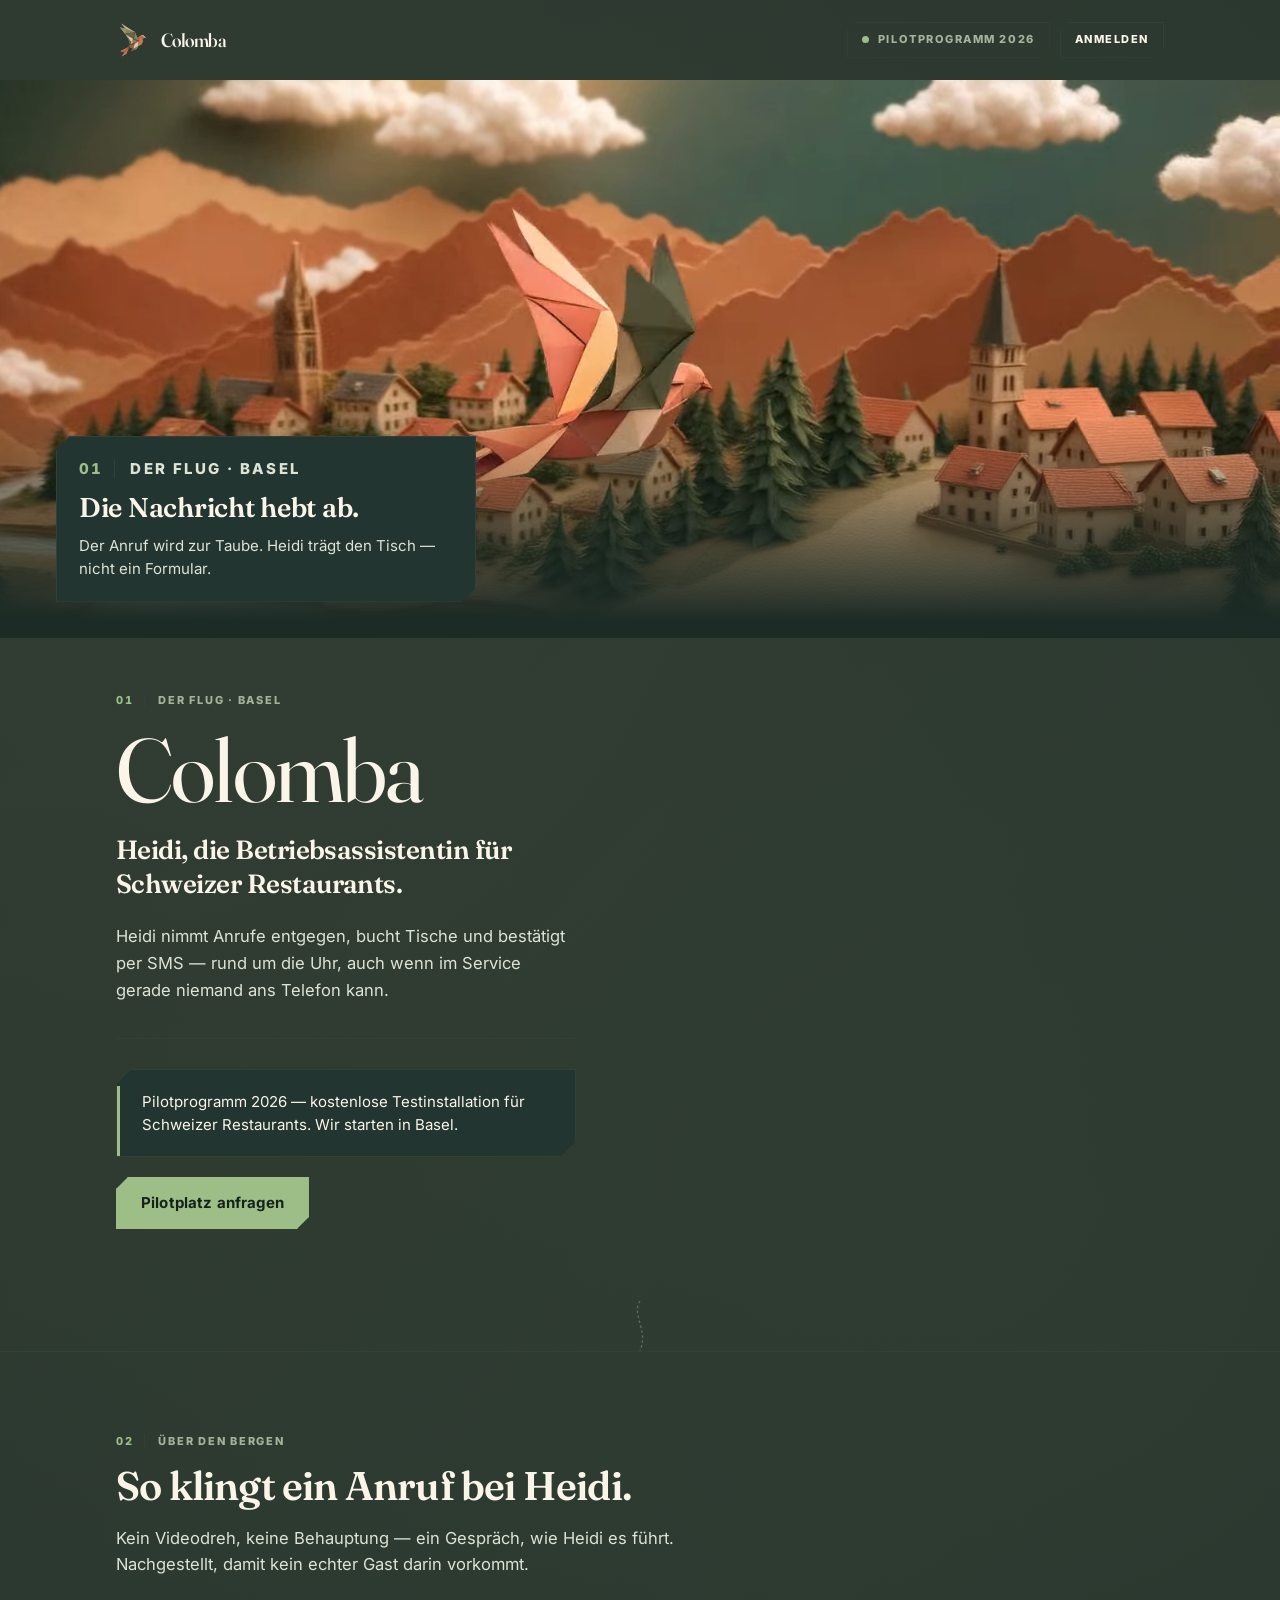
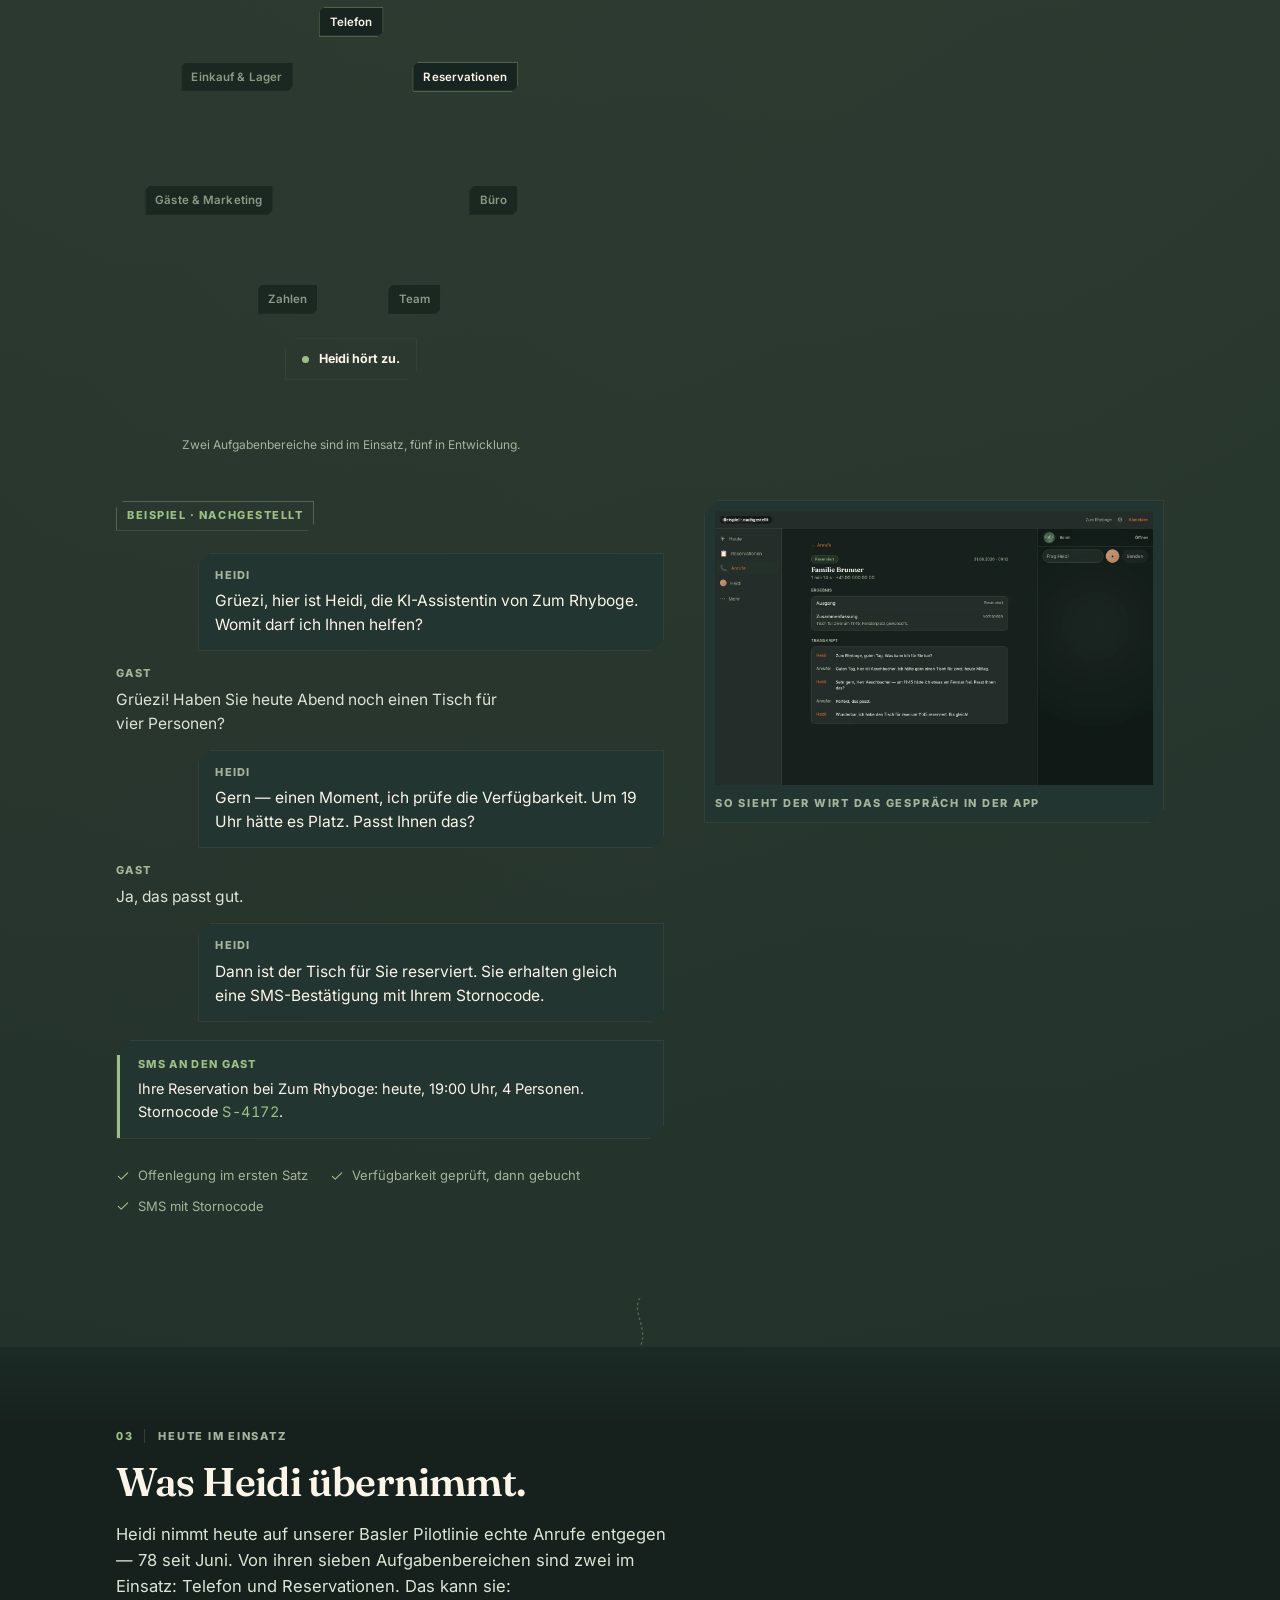
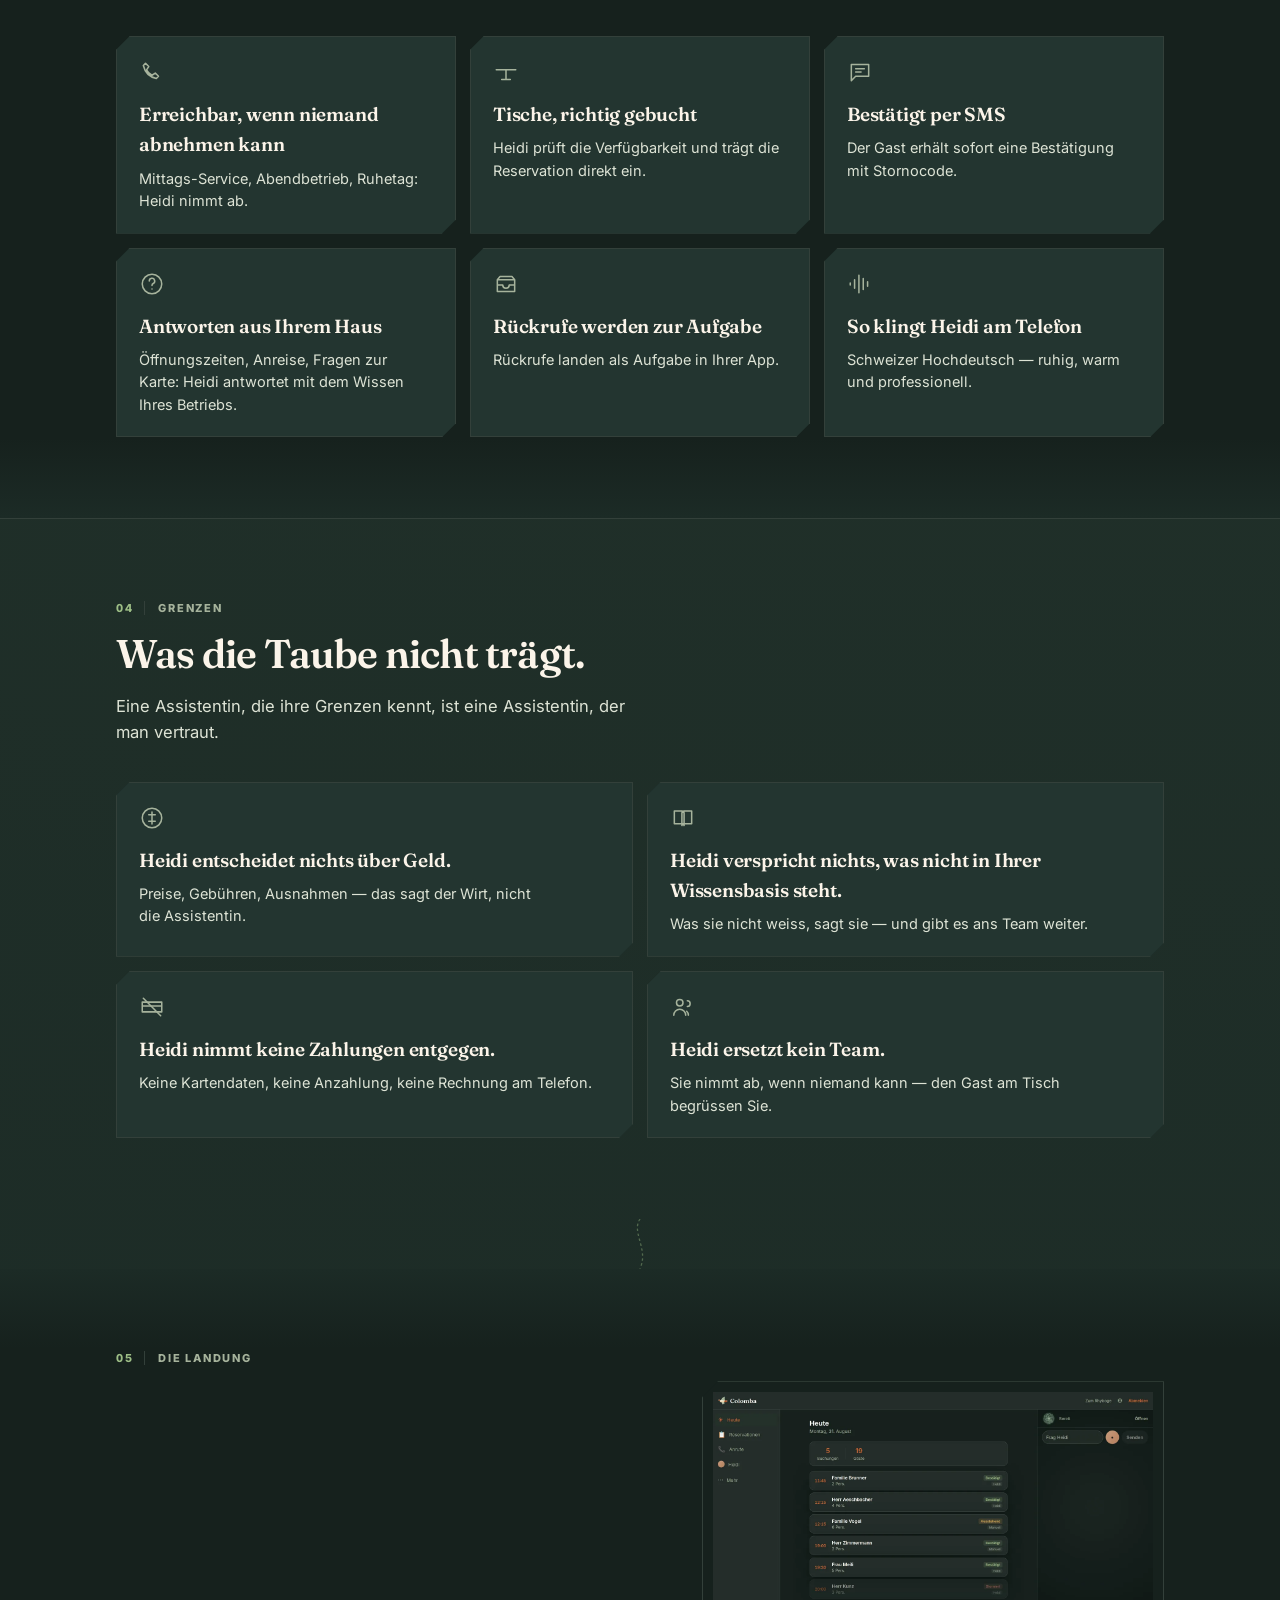
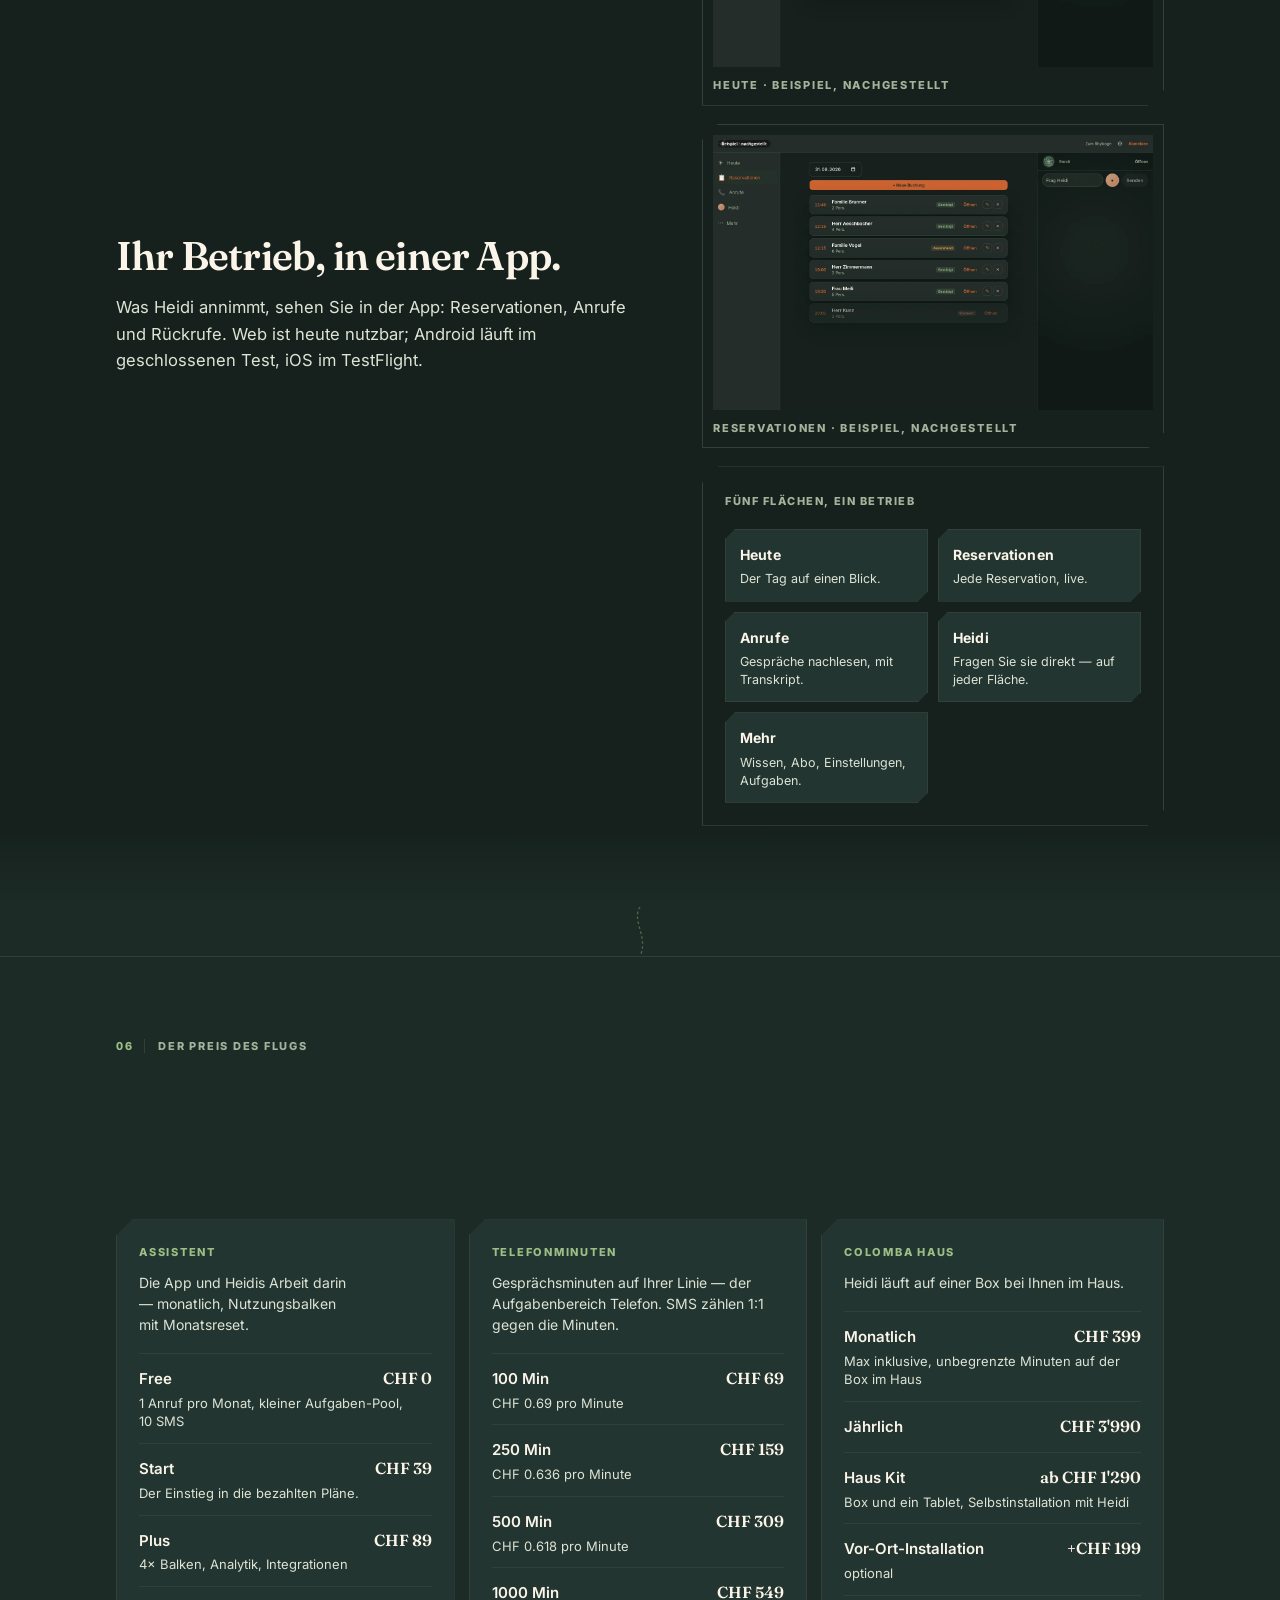
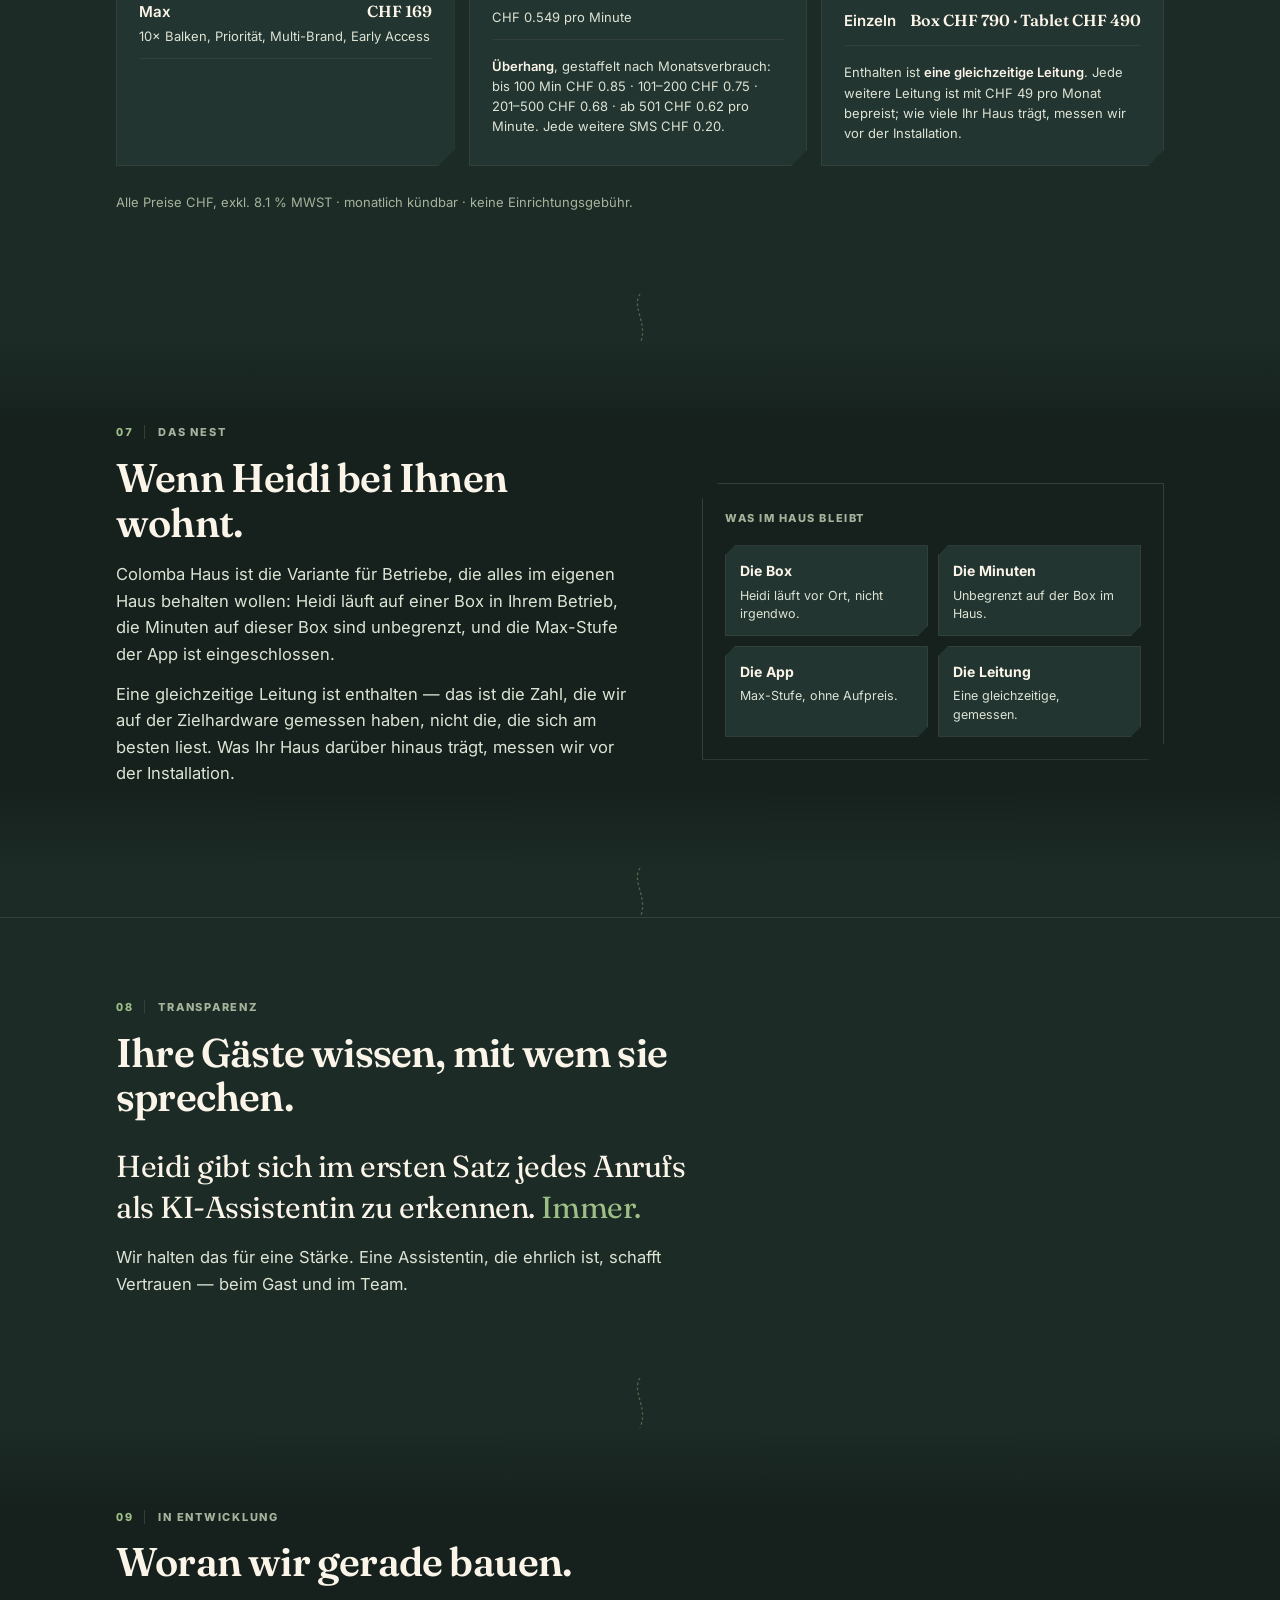
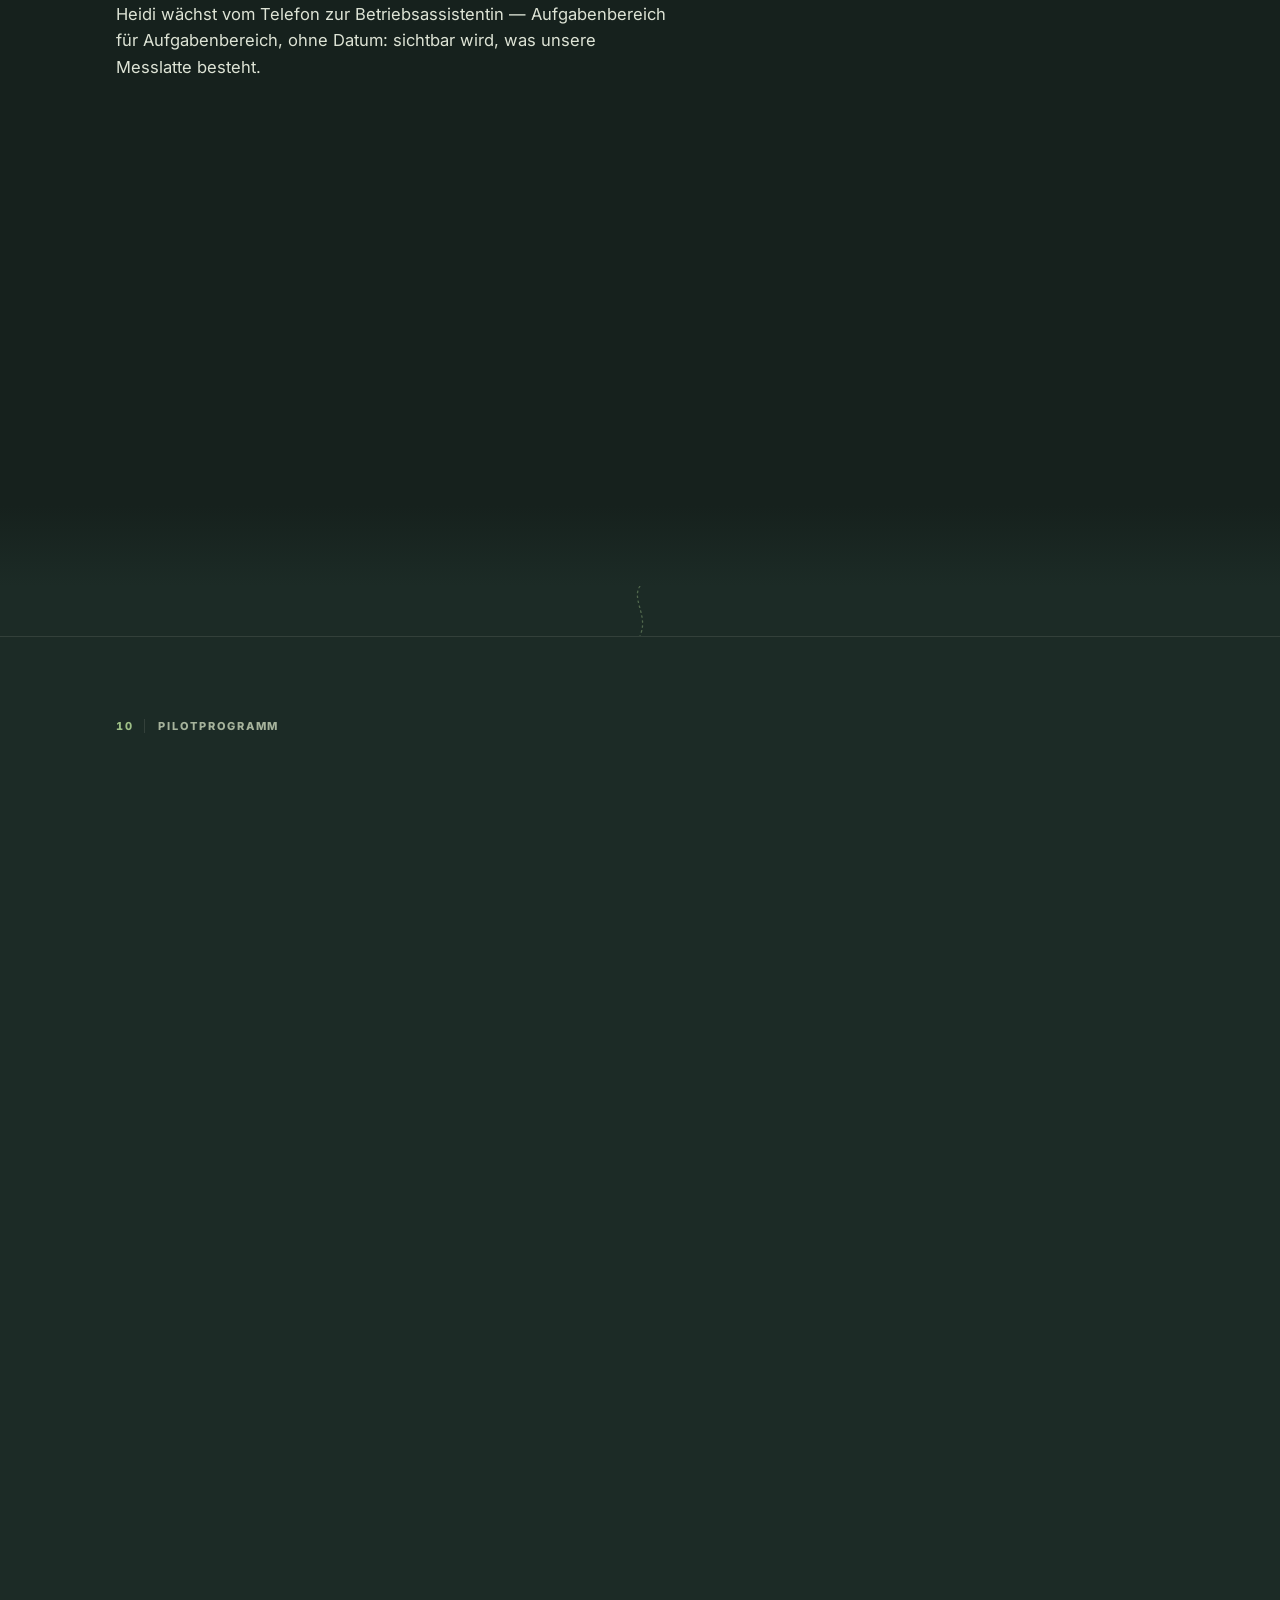
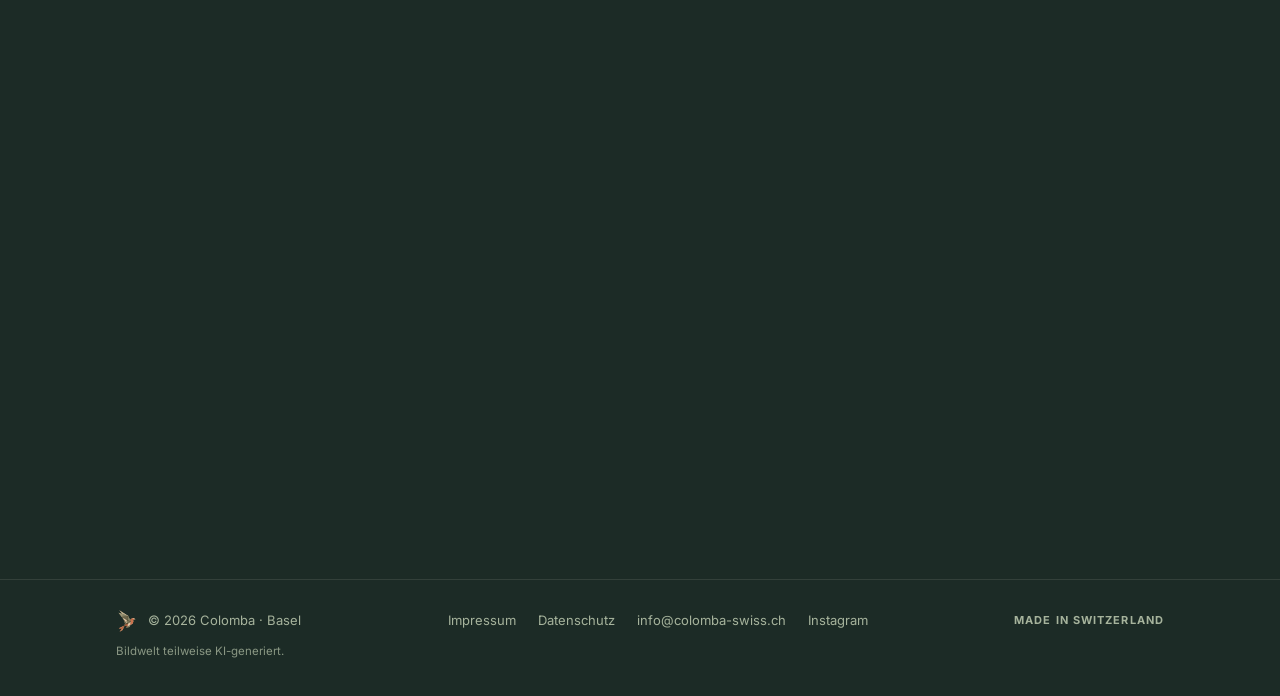
<file: index.html>
<!doctype html>
<html lang="de-CH">
<head>
<meta charset="utf-8">
<meta name="robots" content="noindex, nofollow">
<meta name="viewport" content="width=device-width, initial-scale=1">
<title>Colomba — Heidi, die Betriebsassistentin für Schweizer Restaurants</title>
<meta name="description" content="Heidi, die Betriebsassistentin für Schweizer Restaurants. Heute nimmt sie Anrufe entgegen, bucht Tische und bestätigt per SMS — rund um die Uhr, auch wenn im Service gerade niemand ans Telefon kann.">
<link rel="canonical" href="https://colomba-swiss.ch/">

<meta property="og:type" content="website">
<meta property="og:title" content="Colomba — Heidi, die Betriebsassistentin für Schweizer Restaurants">
<meta property="og:description" content="Heidi nimmt Anrufe entgegen, bucht Tische und bestätigt per SMS — rund um die Uhr, auch wenn im Service gerade niemand ans Telefon kann.">
<meta property="og:url" content="https://colomba-swiss.ch/">
<meta property="og:locale" content="de_CH">
<meta property="og:image" content="https://colomba-swiss.ch/assets/og-card.png">
<meta property="og:image:width" content="1200">
<meta property="og:image:height" content="630">
<meta name="twitter:card" content="summary_large_image">
<meta name="theme-color" content="#1C2B26">
<link rel="icon" href="assets/favicon.svg" type="image/svg+xml">
<link rel="icon" href="assets/favicon-32.png" sizes="32x32" type="image/png">
<link rel="apple-touch-icon" href="assets/apple-touch-icon.png">
<link rel="preload" href="assets/fonts/fraunces-var.woff2" as="font" type="font/woff2" crossorigin>
<link rel="preload" href="assets/fonts/inter-var.woff2" as="font" type="font/woff2" crossorigin>
<style>
/* ==========================================================================
   colomba-swiss.ch — Elite rebuild (WEBSITE-ELITE-1)
   Brand lineage: brand-kit / live-page / colomba-website.dc.html
   Ground forest #1C2B26 · cream #FBF4E9 · sage #A6B39C · olive #9DBE86
   terracotta #C89B7B (warm accent — speaking / hover only, never state-idle)
   Type: Fraunces (display, variable) · Inter (UI, variable) — self-hosted.
   Signature geometry: cut corners (clip-path notches), from the founder canvas.
   ========================================================================== */

@font-face {
  font-family: "Fraunces";
  src: url("assets/fonts/fraunces-var.woff2") format("woff2");
  font-weight: 100 900;
  font-stretch: normal;
  font-display: swap;
}
@font-face {
  font-family: "Inter";
  src: url("assets/fonts/inter-var.woff2") format("woff2");
  font-weight: 100 900;
  font-display: swap;
}

:root {
  --forest: #1C2B26;
  --forest-2: #233530;
  --forest-deep: #16211D;
  --hairline: #33403A;
  --cream: #FBF4E9;
  --sage: #A6B39C;
  --text: #DDE3D5;
  --olive: #9DBE86;
  --terra: #C89B7B;
  --terra-deep: #B47D5D;

  --serif: "Fraunces", Georgia, "Times New Roman", serif;
  --sans: "Inter", -apple-system, BlinkMacSystemFont, "Segoe UI", "Helvetica Neue", Arial, sans-serif;

  --wrap: 1160px;
  --pad-x: clamp(20px, 5vw, 56px);
}

* { box-sizing: border-box; }
html { -webkit-text-size-adjust: 100%; scroll-behavior: smooth; }
@media (prefers-reduced-motion: reduce) {
  html { scroll-behavior: auto; }
}

body {
  margin: 0;
  background:
    radial-gradient(circle at 78% 12%, rgba(157, 190, 134, .08), transparent 42%),
    radial-gradient(circle at 6% 4%, rgba(200, 155, 123, .09), transparent 30%),
    var(--forest);
  color: var(--cream);
  font-family: var(--sans);
  font-size: 16.5px;
  line-height: 1.6;
  -webkit-font-smoothing: antialiased;
}

::selection { background: rgba(200, 155, 123, .32); color: var(--cream); }

.wrap { max-width: var(--wrap); margin: 0 auto; padding-left: var(--pad-x); padding-right: var(--pad-x); }

a { color: var(--olive); text-decoration: none; }
a:hover { color: var(--terra); }
a:focus-visible, button:focus-visible {
  outline: 2px solid var(--olive);
  outline-offset: 3px;
  border-radius: 2px;
}

.skip {
  position: absolute; left: -999px; top: 8px;
  background: var(--forest-2); color: var(--cream);
  padding: 10px 16px; z-index: 20; border: 1px solid var(--hairline);
}
.skip:focus { left: 8px; }

/* Cut-corner motif — the founder canvas' notch geometry */
.cut {
  --cut: 12px;
  clip-path: polygon(var(--cut) 0, 100% 0, 100% calc(100% - var(--cut)), calc(100% - var(--cut)) 100%, 0 100%, 0 var(--cut));
}

.eyebrow {
  font-size: 11px; font-weight: 800; letter-spacing: .16em; text-transform: uppercase;
  color: var(--sage); margin: 0 0 14px;
}

/* ---------------------------------------------------------------- header */
header.site {
  /* Kurzform mit 0 hätte die seitliche Polsterung von .wrap gelöscht. */
  padding: 22px var(--pad-x);
}
.site-inner {
  display: flex; align-items: center; justify-content: space-between; gap: 16px; flex-wrap: wrap;
}
.mark { display: flex; align-items: center; gap: 11px; color: var(--cream); }
.mark img { display: block; width: 34px; height: 34px; }
.mark b {
  font-family: var(--serif);
  font-variation-settings: "wght" 560, "opsz" 105;
  font-size: 19px; letter-spacing: -.03em; font-weight: normal;
}
.pilot-chip {
  --cut: 9px;
  display: inline-flex; align-items: center; gap: 9px; padding: 8px 14px;
  border: 1px solid var(--hairline); color: var(--sage);
  font-size: 11px; font-weight: 800; letter-spacing: .14em; text-transform: uppercase;
  white-space: nowrap;
}
.pilot-chip:hover { color: var(--cream); border-color: var(--sage); }
.dot { width: 7px; height: 7px; border-radius: 999px; background: var(--olive); flex: none; }
@keyframes pulse { 0%, 100% { transform: scale(.9); opacity: .7 } 50% { transform: scale(1.15); opacity: 1 } }
.dot.live { animation: pulse 1.6s infinite; }

/* ------------------------------------------------------------------ hero */
/* Die padding-Kurzform hat die seitliche Polsterung von .wrap überschrieben —
   auf 390 px klebte der Hero am linken Rand, während der Kopf eingerückt war.
   Vorbestehend, hier mitgenommen. */
/* ------------------------------------------------------------ paper hero */
/* Full-bleed opener (WEBSITE-FLUG-V1.2) — Romans Bild «Der Flug», Kapitel 01.
   Kein harter Rand: das Bild löst sich über einen Verlauf in --forest auf, nie eine
   Textur- oder Hard-Cut-Kante. Die Karte unten links liegt frei über dem Bild. */
.paper-hero { position: relative; overflow: hidden; }
.paper-hero-media {
  position: relative; width: 100%; height: clamp(320px, 62vh, 720px);
}
.paper-hero-media picture, .paper-hero-media img, .paper-hero-media video {
  position: absolute; inset: 0; display: block; width: 100%; height: 100%; object-fit: cover;
}
/* V1.3 HERO-MOTION: video is the enhancement, the still (poster, same asset)
   is the resting state underneath. Opacity-only crossfade both ways — never
   removed from layout, so no reflow when it starts or ends. Autoplay-once,
   no loop: `is-active` is added by site.js right before .play() and removed
   on the `ended` event, which is what drives the fade back to the still. */
.paper-hero-video { opacity: 0; transition: opacity .8s ease; pointer-events: none; }
.paper-hero-video.is-active { opacity: 1; }
.paper-hero::after {
  content: ""; position: absolute; left: 0; right: 0; bottom: 0; height: 40%;
  background: linear-gradient(to bottom, rgba(28,43,38,0) 0%, var(--forest) 92%);
  pointer-events: none;
}
.paper-hero-card {
  --cut: 14px;
  position: absolute; left: var(--pad-x); bottom: clamp(20px, 4vh, 40px);
  max-width: 420px; background: var(--forest-2); border: 1px solid var(--hairline);
  padding: 20px 22px; z-index: 2;
}
.paper-hero-card .eyebrow { margin-bottom: 10px; }
.paper-hero-card h2 {
  font-family: var(--serif); font-weight: 600; font-size: clamp(1.3rem, 2.6vw, 1.7rem);
  line-height: 1.25; letter-spacing: -.01em; margin: 0 0 10px; color: var(--cream);
}
.paper-hero-card p { margin: 0; color: var(--text); font-size: 15px; line-height: 1.55; }
@media (max-width: 880px) {
  .paper-hero-media { height: 46vh; min-height: 240px; }
  .paper-hero-card {
    position: static; max-width: none; margin: 0; border-top: none;
  }
  .paper-hero::after { display: none; }
}

.hero { padding: clamp(24px, 6vh, 72px) var(--pad-x) clamp(40px, 8vh, 96px); }
.hero-grid {
  display: flex; flex-wrap: wrap; align-items: center;
  gap: clamp(28px, 5vw, 64px);
}
.hero-copy { flex: 1 1 400px; min-width: 280px; }
h1 {
  font-family: var(--serif); font-weight: 400;
  font-size: clamp(3.4rem, 9vw, 5.6rem); line-height: 1.0; letter-spacing: -.02em;
  margin: 0; color: var(--cream);
}
.claim {
  font-family: var(--serif); font-weight: 600;
  font-size: clamp(1.25rem, 2.4vw, 1.65rem); line-height: 1.3; letter-spacing: -.02em;
  max-width: 24ch; margin: 18px 0 0; color: var(--cream);
}
.lead {
  font-size: 16.5px; line-height: 1.62; max-width: 46ch;
  margin: 22px 0 0; color: var(--text); text-wrap: pretty;
}
.hero-rule { width: 100%; max-width: 460px; height: 1px; background: var(--hairline); border: 0; margin: 34px 0 0; }

/* CTA slot — fallback active; the call variant flips on when the line is live */
.cta { margin: 30px 0 0; max-width: 460px; }
.cta-call {
  --cut: 14px;
  display: block; padding: 20px 22px; background: var(--forest-2);
  border: 1px solid var(--hairline); color: var(--cream);
}
.cta-call .big {
  font-family: var(--serif); font-weight: 600; font-size: 21px; letter-spacing: -.01em;
  display: block; color: var(--cream);
}
.cta-call .tel { display: block; margin-top: 6px; color: var(--olive); font-size: 17px; font-variant-numeric: tabular-nums; }
.cta-call:hover { border-color: var(--olive); }
.pilot-card {
  --cut: 16px;
  position: relative; padding: 20px 22px 20px 25px; background: var(--forest-2);
  border: 1px solid var(--hairline);
}
.pilot-card::before {
  content: ""; position: absolute; left: 0; top: 16px; bottom: 0; width: 3px; background: var(--olive);
}
.pilot-card p { margin: 0; font-size: 15px; line-height: 1.55; color: var(--cream); text-wrap: pretty; }
.contact-line { margin: 22px 0 0; font-size: 15px; color: var(--sage); }
.btn {
  --cut: 12px;
  display: inline-block; padding: 13px 24px; background: var(--olive);
  color: var(--forest-deep); border: 1px solid var(--olive);
  font-family: var(--sans); font-size: 15px; font-weight: 700; letter-spacing: .01em;
}
.btn:hover { background: var(--cream); border-color: var(--cream); }
.btn:focus-visible { outline: 2px solid var(--cream); outline-offset: 3px; }
.cta-row { margin: 20px 0 0; }
.contact-line a { border-bottom: 1px solid rgba(157, 190, 134, .4); padding-bottom: 1px; }

/* orb stage */
.hero-stage { flex: 1 1 340px; min-width: 260px; display: flex; flex-direction: column; align-items: center; gap: 18px; }
/* Kapitel-02-Grösse — der Orb ist hier ein Akzent neben dem Gespräch, keine Hero-Bühne mehr. */
.hero-stage--compact { flex: none; max-width: 470px; margin: 28px 0 0; gap: 42px; padding: 46px 0 10px; }
.hero-stage--compact .stage-box { max-width: 232px; }
.stage-box { position: relative; width: 100%; max-width: 420px; aspect-ratio: 1; }
.ring { position: absolute; inset: 0; pointer-events: none; --r: calc(50% + 30px); }
.ring .node {
  --cut: 6px;
  position: absolute; transform: translate(-50%, -50%); white-space: nowrap;
  padding: 5px 10px; font-size: 11.5px; font-weight: 600; letter-spacing: .01em;
  color: var(--sage); border: 1px solid var(--hairline);
  background: rgba(22, 33, 29, .86);
  clip-path: polygon(var(--cut) 0, 100% 0, 100% calc(100% - var(--cut)), calc(100% - var(--cut)) 100%, 0 100%, 0 var(--cut));
}
/* In use today — the only two that are lit. */
.ring .node.live { color: var(--cream); border-color: rgba(157, 190, 134, .5); }
/* In development — dimmed AND set back, so the split does not rest on hue alone. */
.ring .node:not(.live) { opacity: .8; }
.orb-legend { margin: 0; font-size: 12px; color: var(--sage); text-align: center; }
.orb-mount { position: absolute; left: 50%; top: 50%; width: 62%; height: 62%; transform: translate(-50%, -50%); }
/* Static ember: the resting light before (or instead of) WebGL — a bright,
   saturated centre falling off fast, per the design-bar »light, not fog« rule. */
.ember {
  position: absolute; inset: 0; border-radius: 999px;
  background:
    radial-gradient(circle at 50% 50%, rgba(251, 244, 233, .62) 0%, rgba(157, 190, 134, .36) 7%, rgba(110, 138, 118, .16) 22%, rgba(62, 90, 76, .07) 40%, transparent 62%);
  transition: opacity 1.2s ease;
}
.ember.faded { opacity: 0; }
.orb-mount heidi-orb { position: absolute; inset: 0; }
.status-chip {
  --cut: 10px;
  display: inline-flex; align-items: center; gap: 10px; padding: 10px 16px;
  border: 1px solid var(--hairline);
  font-size: 12.5px; font-weight: 700; color: var(--cream);
}

/* -------------------------------------------------------------- sections */
section.band { padding: clamp(48px, 9vh, 104px) 0; border-top: 1px solid var(--hairline); }
/* Weicher Verlauf statt harter Naht (WEBSITE-FLUG-V1.2, Polierstelle a): kein border-top mehr
   auf den Tiefen-Bändern — die Kante ist der Verlauf selbst, ~80px an jedem Rand. */
section.band.deep {
  border-top: none;
  background: linear-gradient(to bottom,
    var(--forest) 0, var(--forest-deep) 80px,
    var(--forest-deep) calc(100% - 80px), var(--forest) 100%);
}
h2 {
  font-family: var(--serif); font-weight: 600;
  font-size: clamp(1.7rem, 4vw, 2.5rem); line-height: 1.12; letter-spacing: -.02em;
  margin: 0; color: var(--cream); max-width: 22ch;
}
.band-lead { margin: 16px 0 0; max-width: 56ch; color: var(--text); text-wrap: pretty; }

/* reveal — armed only when JS is live (html.js), so no-JS renders everything */
.js .rv { opacity: 0; transform: translateY(14px); transition: opacity .7s ease, transform .7s ease; }
.js .rv.in { opacity: 1; transform: none; }
@media (prefers-reduced-motion: reduce) {
  .js .rv { opacity: 1; transform: none; transition: none; }
}

/* --------------------------------------------------- call scene (Anruf) */
.anruf-grid { display: flex; flex-wrap: wrap; gap: clamp(24px, 4vw, 40px); align-items: flex-start; margin: 36px 0 0; }
.scene { max-width: 640px; margin: 0; flex: 1 1 460px; }
.call-shot {
  /* Polierstelle b: 380px -> ~460px, damit auf der Platte erkennbar ist, DASS es ein
     Transkript ist. scene(460) + call-shot(460) + gap(<=40) = <=960px, passt locker in
     --wrap: 1160px bei 1440 — kein Wechsel unter die Bubbles nötig. */
  --cut: 14px;
  flex: 0 1 460px; min-width: 260px; max-width: 460px; margin: 0;
  background: var(--forest-2); border: 1px solid var(--hairline); padding: 10px;
}
.call-shot picture, .call-shot img { display: block; width: 100%; height: auto; aspect-ratio: 16 / 10; object-fit: cover; }
.call-shot figcaption { margin: 10px 0 0; }
.scene-tag {
  display: inline-block; font-size: 11px; font-weight: 800; letter-spacing: .14em;
  text-transform: uppercase; color: var(--olive); border: 1px solid rgba(157, 190, 134, .35);
  padding: 5px 10px; --cut: 7px;
}
.bubbles { list-style: none; margin: 22px 0 0; padding: 0; display: flex; flex-direction: column; gap: 14px; }
.bubble { max-width: 85%; }
.bubble .who {
  display: block; font-size: 11px; font-weight: 800; letter-spacing: .12em;
  text-transform: uppercase; color: var(--sage); margin: 0 0 5px;
}
.bubble p { margin: 0; font-size: 15.5px; line-height: 1.55; text-wrap: pretty; }
.bubble.guest { align-self: flex-start; }
.bubble.guest p { color: var(--text); }
.bubble.heidi { align-self: flex-end; }
.bubble.heidi > div {
  --cut: 12px;
  background: var(--forest-2); border: 1px solid var(--hairline); padding: 13px 16px;
}
.bubble.heidi p { color: var(--cream); }
.bubble.sms { align-self: flex-end; width: 100%; max-width: 100%; margin-top: 4px; }
.sms-card {
  --cut: 14px;
  position: relative; background: var(--forest-2); border: 1px solid var(--hairline);
  padding: 15px 18px 15px 21px;
}
.sms-card::before { content: ""; position: absolute; left: 0; top: 14px; bottom: 0; width: 3px; background: var(--olive); }
.sms-card .who { color: var(--olive); }
.sms-card p { color: var(--cream); font-size: 14.5px; }
.sms-card .code { font-variant-numeric: tabular-nums; letter-spacing: .04em; color: var(--olive); }

/* staged play-in */
.scene.armed .bubble { opacity: 0; transform: translateY(10px); }
.scene.play .bubble {
  animation: rise .6s ease forwards;
  animation-delay: calc(var(--i) * .9s);
}
@keyframes rise { to { opacity: 1; transform: none; } }
@media (prefers-reduced-motion: reduce) {
  .scene.armed .bubble { opacity: 1; transform: none; animation: none; }
}

.scene-facts { display: flex; flex-wrap: wrap; gap: 10px 22px; margin: 26px 0 0; padding: 0; list-style: none; }
.scene-facts li { font-size: 13px; color: var(--sage); display: flex; align-items: center; gap: 8px; }
.scene-facts .tick { color: var(--olive); }

/* ----------------------------------------------------------- capability */
.cards {
  display: grid; grid-template-columns: repeat(auto-fit, minmax(min(260px, 100%), 1fr));
  gap: 14px; margin: 36px 0 0;
}
@media (min-width: 900px) {
  .cards { grid-template-columns: repeat(3, 1fr); }
  /* Grenzen sind vier — zwei mal zwei liest sich als Satz, drei plus eins als Rest. */
  .cards.pairs { grid-template-columns: repeat(2, 1fr); }
}
.card {
  --cut: 14px;
  background: var(--forest-2); border: 1px solid var(--hairline);
  padding: 22px 22px 20px;
}
.card svg { display: block; margin: 0 0 14px; }
.card h3 {
  font-family: var(--serif); font-weight: 600; font-size: 19px; letter-spacing: -.01em;
  margin: 0; color: var(--cream);
}
.card p { margin: 8px 0 0; font-size: 14.5px; line-height: 1.55; color: var(--text); text-wrap: pretty; }

/* ----------------------------------------------------------------- app */
.app-grid { display: flex; flex-wrap: wrap; gap: clamp(28px, 5vw, 64px); align-items: center; margin-top: 8px; }
.app-copy { flex: 1 1 380px; min-width: 280px; }
.app-visual { flex: 1 1 320px; min-width: 260px; }
.rail {
  --cut: 16px;
  background: var(--forest-deep); border: 1px solid var(--hairline);
  padding: 26px 22px 22px;
}
.rail-title { font-size: 11px; font-weight: 800; letter-spacing: .14em; text-transform: uppercase; color: var(--sage); margin: 0 0 18px; }
.rail-tabs { display: grid; grid-template-columns: repeat(2, 1fr); gap: 10px; }
.rail-tab {
  --cut: 10px;
  border: 1px solid var(--hairline); padding: 14px 14px 12px; background: var(--forest-2);
}
.rail-tab b { display: block; font-size: 14px; font-weight: 700; color: var(--cream); letter-spacing: .01em; }
.rail-tab span { display: block; margin-top: 4px; font-size: 12.5px; color: var(--text); line-height: 1.45; }
.app-shot {
  --cut: 16px;
  background: var(--forest-deep); border: 1px solid var(--hairline); padding: 10px; margin: 0 0 18px;
}
.app-shot picture, .app-shot img { display: block; width: 100%; height: auto; aspect-ratio: 16 / 10; object-fit: cover; }
.app-shot figcaption { margin: 10px 0 0; }

/* --------------------------------------------------------- transparency */
.quote {
  font-family: var(--serif); font-weight: 400;
  font-size: clamp(1.3rem, 3vw, 1.9rem); line-height: 1.35; letter-spacing: -.015em;
  max-width: 30ch; margin: 26px 0 0; color: var(--cream);
}
.quote em { font-style: normal; color: var(--olive); }

/* --------------------------------------------------------------- kommt */
.kommt { list-style: none; margin: 30px 0 0; padding: 0; max-width: 720px; }
.rail .kommt { margin: 0; max-width: none; }
.kommt li {
  display: flex; flex-wrap: wrap; gap: 4px 18px; align-items: baseline;
  padding: 14px 0; border-top: 1px solid var(--hairline);
}
.kommt li:last-child { border-bottom: 1px solid var(--hairline); }
.kommt b { flex: 0 0 15em; font-weight: 600; color: var(--cream); font-size: 15px; }
.kommt span { flex: 1 1 240px; color: var(--sage); font-size: 14px; line-height: 1.5; }

/* --------------------------------------------------------------- pilot */
.pilot-final {
  --cut: 18px;
  position: relative; background: var(--forest-2); border: 1px solid var(--hairline);
  padding: clamp(26px, 4vw, 40px);
  max-width: 720px;
}
.pilot-final::before { content: ""; position: absolute; left: 0; top: 18px; bottom: 0; width: 3px; background: var(--olive); }
.pilot-final .big {
  font-family: var(--serif); font-weight: 600;
  font-size: clamp(1.25rem, 2.6vw, 1.6rem); line-height: 1.35; letter-spacing: -.015em;
  margin: 0; color: var(--cream); text-wrap: pretty;
}
.pilot-final .after { margin: 18px 0 0; font-size: 15px; color: var(--text); }
/* Pilotanfrage — zwei Wege, beide ohne Umweg: Anruf (tel:) und die Adresse
   sichtbar zum Kopieren; mailto: bleibt als Nebenlink fuer alle, deren
   Mailprogramm eingerichtet ist. Kein Formular, kein Fremdanbieter. */
.anfrage { display: grid; grid-template-columns: 1fr 1fr; gap: 14px; margin: 20px 0 0; }
@media (max-width: 720px) { .anfrage { grid-template-columns: 1fr; } }
.anfrage .cta-call { --cut: 12px; padding: 18px 20px; }
.anfrage .cta-call .big { font-size: 18px; line-height: 1.3; }
.anfrage .cta-call .tel { margin-top: 8px; }
.anfrage-aktionen { display: flex; gap: 12px; align-items: center; flex-wrap: wrap; margin-top: 14px; }
.anfrage-aktionen .btn { --cut: 9px; padding: 9px 14px; font-size: 14px; cursor: pointer; }
.anfrage-aktionen .btn.ok { background: var(--cream); border-color: var(--cream); }
.anfrage-link { font-size: 14px; color: var(--sage); border-bottom: 1px solid rgba(157, 190, 134, .4); padding-bottom: 1px; }
.anfrage-link:hover { color: var(--cream); }
.anfrage-wer { display: block; margin-top: 6px; font-size: 14px; color: var(--sage); }
.anfrage-hinweis { margin: 16px 0 0; font-size: 14px; color: var(--sage); }

/* -------------------------------------------------------------- footer */
footer.site {
  border-top: 1px solid var(--hairline);
  padding: 30px 0 36px; margin-top: clamp(48px, 9vh, 104px);
  font-size: 13px; color: var(--sage);
}
.foot-inner { display: flex; flex-wrap: wrap; align-items: center; justify-content: space-between; gap: 14px 24px; }
.foot-left { display: flex; align-items: center; gap: 10px; }
.foot-left img { width: 22px; height: 22px; }
.foot-links { display: flex; flex-wrap: wrap; gap: 4px 22px; }
.foot-links a { color: var(--sage); }
.foot-links a:hover { color: var(--cream); }
.madein { letter-spacing: .1em; text-transform: uppercase; font-weight: 700; font-size: 11px; }
.ai-image-note { margin: 10px 0 0; font-size: 11.5px; color: var(--sage); opacity: .8; }

/* -------------------------------------------------------------- legal */
.legal { max-width: 680px; padding: clamp(32px, 6vh, 64px) 0; }
.legal h1 { font-size: clamp(2.2rem, 6vw, 3.2rem); }
.legal h2 { font-size: 1.25rem; margin-top: 2.2em; max-width: none; }
.legal p, .legal li { color: var(--sage); font-size: 15.5px; line-height: 1.65; }
.legal .slot {
  --cut: 10px;
  display: inline-block; border: 1px dashed var(--hairline); color: var(--sage);
  padding: 2px 10px; font-size: 14px;
}

/* --------------------------------------------------------- responsive */
@media (max-width: 880px) {
  .hero { padding-top: 8px; }
  .hero-grid { gap: 22px; }
  .hero-stage { order: -1; gap: 10px; }
  .stage-box { max-width: 250px; }
  .hero-stage--compact { max-width: 100%; padding: 0; }
  .hero-stage--compact .stage-box { max-width: 178px; margin-bottom: 96px; }
  /* No room to orbit at 390px — the ring unwraps into a centred row below. */
  .ring { inset: auto; top: calc(100% + 16px); left: 50%; transform: translateX(-50%);
          display: flex; flex-wrap: wrap; justify-content: center; gap: 6px;
          width: min(86vw, 420px); }
  .ring .node { position: static; transform: none; left: auto; top: auto; }
  .bubble { max-width: 94%; }
  .kommt b { flex-basis: 100%; }
  .call-shot { flex-basis: 100%; max-width: 100%; }
  .app-shot { max-width: 100%; }
}
@media (max-width: 480px) {
  body { font-size: 16px; }
  .rail-tabs { grid-template-columns: 1fr; }
}
/* ------------------------------------------------------- Kapitel «Der Flug» */
.eyebrow .ch {
  color: var(--olive); font-variant-numeric: tabular-nums;
  margin-right: 10px; padding-right: 10px; border-right: 1px solid var(--hairline);
}
.hero-kicker { margin: 0 0 16px; }

/* Die Flugbahn — EINE Bewegung, an jeder Kapitelnaht dieselbe: die gestrichelte
   Linie zieht sich einmal durch, wenn die Naht ins Bild kommt. Bei reduzierter
   Bewegung steht sie einfach da. Kein zweiter Effekt kommt dazu. */
.flightpath { width: 24px; height: clamp(38px, 5.5vh, 68px); margin: 0 auto; }
.flightpath svg { display: block; width: 100%; height: 100%; }
.flightpath path { stroke-dasharray: 5 7; }
.js .flightpath.rv { opacity: 1; transform: none; transition: none; }
.js .flightpath.rv path { stroke-dashoffset: 300; transition: stroke-dashoffset 1.8s ease-out; }
.js .flightpath.rv.in path { stroke-dashoffset: 0; }
@media (prefers-reduced-motion: reduce) {
  .js .flightpath.rv path { stroke-dashoffset: 0; transition: none; }
}

/* ------------------------------------------------------------- Kopf-Chips */
.chip-row { display: flex; align-items: center; gap: 10px; flex-wrap: wrap; }
.login-chip { color: var(--cream); }
.login-chip:hover { border-color: var(--olive); color: var(--cream); }

/* ------------------------------------------------------------------ Preis */
.prices {
  display: grid; grid-template-columns: repeat(auto-fit, minmax(min(280px, 100%), 1fr));
  gap: 14px; margin: 36px 0 0;
}
@media (min-width: 980px) { .prices { grid-template-columns: repeat(3, 1fr); } }
.price-card {
  --cut: 16px;
  background: var(--forest-2); border: 1px solid var(--hairline);
  padding: 24px 22px 22px; display: flex; flex-direction: column;
}
.price-kicker {
  font-size: 11px; font-weight: 800; letter-spacing: .16em; text-transform: uppercase;
  color: var(--olive); margin: 0;
}
.price-sub { margin: 10px 0 0; font-size: 14px; line-height: 1.5; color: var(--text); text-wrap: pretty; }
.price-list { list-style: none; margin: 18px 0 0; padding: 0; }
.price-list li {
  display: grid; grid-template-columns: 1fr auto; gap: 2px 14px; align-items: baseline;
  padding: 12px 0; border-top: 1px solid var(--hairline);
}
.price-list li:last-child { border-bottom: 1px solid var(--hairline); }
.price-list b { font-size: 15px; font-weight: 600; color: var(--cream); }
.price-list .num {
  font-family: var(--serif); font-weight: 600; font-size: 16px; color: var(--cream);
  font-variant-numeric: tabular-nums; white-space: nowrap; text-align: right;
}
.price-list .note { grid-column: 1 / -1; font-size: 13px; line-height: 1.45; color: var(--text); text-wrap: pretty; }
/* Moved down from above the base rules, where it was inert: same specificity, and a
   media query adds none, so `white-space: nowrap` won and narrow phones could scroll
   sideways. Declarations unchanged — only the position. */
@media (max-width: 560px) {
  .price-list li { grid-template-columns: 1fr; }
  .price-list .num { text-align: left; white-space: normal; margin-top: 2px; }
}
.price-foot { margin: 16px 0 0; font-size: 13px; line-height: 1.55; color: var(--text); text-wrap: pretty; }
.price-foot b { color: var(--cream); font-weight: 600; }
.price-legal { margin: 26px 0 0; font-size: 13px; color: var(--sage); }

/* ------------------------------------------------------------------- Haus */
.haus-grid { display: flex; flex-wrap: wrap; gap: clamp(28px, 5vw, 64px); align-items: center; margin-top: 8px; }
.haus-copy { flex: 1 1 380px; min-width: 280px; }
.haus-copy .band-lead + .band-lead { margin-top: 14px; }
.haus-visual { flex: 1 1 320px; min-width: 260px; }
</style>

<script type="application/ld+json">
{
  "@context": "https://schema.org",
  "@type": "Organization",
  "name": "Colomba",
  "url": "https://colomba-swiss.ch/",
  "logo": "https://colomba-swiss.ch/assets/favicon-512.png",
  "email": "info@colomba-swiss.ch",
  "sameAs": ["https://www.instagram.com/colombaswiss/"],
  "address": { "@type": "PostalAddress", "addressLocality": "Basel", "addressCountry": "CH" }
}
</script>
</head>
<body>
<a class="skip" href="#main">Zum Inhalt springen</a>

<header class="site wrap">
  <div class="site-inner">
    <a class="mark" href="./" aria-label="Colomba — Startseite">
      <img src="assets/colomba-dove-color.svg" alt="" width="48" height="48">
      <b>Colomba</b>
    </a>
    <div class="chip-row">
      <a class="pilot-chip cut" href="#pilot">
        <span class="dot live" aria-hidden="true"></span>
        Pilotprogramm 2026
      </a>
      <a class="pilot-chip login-chip cut" href="https://api.colomba-swiss.ch/app/login">
        Anmelden
      </a>
    </div>
  </div>
</header>

<main id="main">

  <section class="paper-hero">
    <div class="paper-hero-media">
      <picture>
        <source type="image/webp" srcset="assets/flug/01-aufbruch.webp">
        <img src="assets/flug/01-aufbruch.jpg" width="1792" height="1008" loading="eager"
             alt="Papierlandschaft bei Tag: Tannen und ein Städtchen am Fluss vor Bergen, darüber eine Origami-Taube im Flug (Illustration, Kapitel 01: Der Flug)">
      </picture>
      <video class="paper-hero-video" id="paper-hero-video" muted playsinline preload="none"
             width="1936" height="1040" aria-hidden="true" tabindex="-1"
             data-webm="assets/flug/01-aufbruch-motion.webm"
             data-mp4="assets/flug/01-aufbruch-motion.mp4"></video>
    </div>
    <div class="paper-hero-card cut">
      <p class="eyebrow"><span class="ch">01</span> Der Flug · Basel</p>
      <h2>Die Nachricht hebt ab.</h2>
      <p>Der Anruf wird zur Taube. Heidi trägt den Tisch — nicht ein Formular.</p>
    </div>
  </section>

  <section class="hero wrap">
    <div class="hero-grid">
      <div class="hero-copy">
        <p class="eyebrow hero-kicker"><span class="ch">01</span> Der Flug · Basel</p>
        <h1>Colomba</h1>
        <p class="claim">Heidi, die Betriebsassistentin für Schweizer Restaurants.</p>
        <p class="lead">Heidi nimmt Anrufe entgegen, bucht Tische und bestätigt per SMS — rund um die Uhr, auch wenn im Service gerade niemand ans Telefon kann.</p>
        <hr class="hero-rule">

        <div class="cta">

          <div class="cta-fallback">
            <div class="pilot-card cut">
              <p>Pilotprogramm 2026 — kostenlose Testinstallation für Schweizer Restaurants. Wir starten in Basel.</p>
            </div>
            <p class="cta-row"><a class="btn cut" href="#pilot">Pilotplatz anfragen</a></p>
          </div>
        </div>
      </div>
    </div>
  </section>

  <div class="flightpath rv" aria-hidden="true">
    <svg viewBox="0 0 24 120" width="24" height="120" preserveAspectRatio="none">
      <path d="M12 0 C 3 32, 21 74, 12 120" fill="none" stroke="#9DBE86" stroke-width="1.3" stroke-linecap="round" opacity=".42"/>
    </svg>
  </div>

  <section class="band" id="anruf">
    <div class="wrap">
    <p class="eyebrow"><span class="ch">02</span> Über den Bergen</p>
    <h2 class="rv">So klingt ein Anruf bei Heidi.</h2>
    <p class="band-lead rv">Kein Videodreh, keine Behauptung — ein Gespräch, wie Heidi es führt. Nachgestellt, damit kein echter Gast darin vorkommt.</p>

    <div class="hero-stage hero-stage--compact" aria-label="Heidi, dargestellt als lebendige Lichtkugel">
      <div class="stage-box">
        <div class="ring" aria-hidden="true" id="ring"></div>
        <div class="orb-mount" id="orb-mount">
          <div class="ember" id="ember"></div>
        </div>
      </div>
      <p class="status-chip cut" id="status-chip">
        <span class="dot live" id="status-dot" aria-hidden="true"></span>
        <span id="status-text">Heidi hört zu.</span>
      </p>
      <p class="orb-legend">Zwei Aufgabenbereiche sind im Einsatz, fünf in Entwicklung.</p>
    </div>

    <div class="anruf-grid">
      <div class="scene" id="scene">
        <span class="scene-tag cut">Beispiel · nachgestellt</span>
        <ol class="bubbles">
          <li class="bubble heidi" style="--i:0">
            <div class="cut">
              <span class="who">Heidi</span>
              <p>Grüezi, hier ist Heidi, die KI-Assistentin von Zum Rhyboge. Womit darf ich Ihnen helfen?</p>
            </div>
          </li>
          <li class="bubble guest" style="--i:1">
            <span class="who">Gast</span>
            <p>Grüezi! Haben Sie heute Abend noch einen Tisch für vier Personen?</p>
          </li>
          <li class="bubble heidi" style="--i:2">
            <div class="cut">
              <span class="who">Heidi</span>
              <p>Gern — einen Moment, ich prüfe die Verfügbarkeit. Um 19 Uhr hätte es Platz. Passt Ihnen das?</p>
            </div>
          </li>
          <li class="bubble guest" style="--i:3">
            <span class="who">Gast</span>
            <p>Ja, das passt gut.</p>
          </li>
          <li class="bubble heidi" style="--i:4">
            <div class="cut">
              <span class="who">Heidi</span>
              <p>Dann ist der Tisch für Sie reserviert. Sie erhalten gleich eine SMS-Bestätigung mit Ihrem Stornocode.</p>
            </div>
          </li>
          <li class="bubble sms" style="--i:5">
            <div class="sms-card cut">
              <span class="who">SMS an den Gast</span>
              <p>Ihre Reservation bei Zum Rhyboge: heute, 19:00 Uhr, 4 Personen. Stornocode <span class="code">S-4172</span>.</p>
            </div>
          </li>
        </ol>
        <ul class="scene-facts">
          <li><svg class="tick" viewBox="0 0 24 24" width="14" height="14" fill="none" stroke="#9DBE86" stroke-width="2" stroke-linecap="round" stroke-linejoin="round" aria-hidden="true"><path d="M4 12.5l5 5L20 6.5"/></svg> Offenlegung im ersten Satz</li>
          <li><svg class="tick" viewBox="0 0 24 24" width="14" height="14" fill="none" stroke="#9DBE86" stroke-width="2" stroke-linecap="round" stroke-linejoin="round" aria-hidden="true"><path d="M4 12.5l5 5L20 6.5"/></svg> Verfügbarkeit geprüft, dann gebucht</li>
          <li><svg class="tick" viewBox="0 0 24 24" width="14" height="14" fill="none" stroke="#9DBE86" stroke-width="2" stroke-linecap="round" stroke-linejoin="round" aria-hidden="true"><path d="M4 12.5l5 5L20 6.5"/></svg> SMS mit Stornocode</li>
        </ul>
      </div>
      <figure class="call-shot cut rv">
        <picture>
          <source type="image/webp" srcset="assets/app/s3-anrufe@1x.webp 1x, assets/app/s3-anrufe@2x.webp 2x">
          <img src="assets/app/s3-anrufe@1x.webp" width="1440" height="900" loading="lazy" alt="App-Ansicht: Anrufe, Transkript aufgeklappt, Beispiel nachgestellt (Zum Rhyboge)">
        </picture>
        <figcaption class="eyebrow">So sieht der Wirt das Gespräch in der App</figcaption>
      </figure>
    </div>
    </div>
  </section>

  <div class="flightpath rv" aria-hidden="true">
    <svg viewBox="0 0 24 120" width="24" height="120" preserveAspectRatio="none">
      <path d="M12 0 C 3 32, 21 74, 12 120" fill="none" stroke="#9DBE86" stroke-width="1.3" stroke-linecap="round" opacity=".42"/>
    </svg>
  </div>

  <section class="band deep" id="heute">
    <div class="wrap">
    <p class="eyebrow"><span class="ch">03</span> Heute im Einsatz</p>
    <h2 class="rv">Was Heidi übernimmt.</h2>
    <p class="band-lead rv">Heidi nimmt heute auf unserer Basler Pilotlinie echte Anrufe entgegen — 78 seit Juni. Von ihren sieben Aufgabenbereichen sind zwei im Einsatz: Telefon und Reservationen. Das kann sie:</p>

    <div class="cards">
      <div class="card cut rv">
        <svg viewBox="0 0 24 24" width="26" height="26" fill="none" stroke="#A6B39C" stroke-width="1.4" stroke-linecap="round" stroke-linejoin="round" aria-hidden="true"><path d="M6 4l3 3-2 3a11 11 0 005 5l3-2 3 3-2 2A16 16 0 014 6z"/></svg>
        <h3>Erreichbar, wenn niemand abnehmen kann</h3>
        <p>Mittags-Service, Abendbetrieb, Ruhetag: Heidi nimmt ab.</p>
      </div>
      <div class="card cut rv">
        <svg viewBox="0 0 24 24" width="26" height="26" fill="none" stroke="#A6B39C" stroke-width="1.4" stroke-linecap="round" stroke-linejoin="round" aria-hidden="true"><path d="M3 10h18 M12 10v9 M8 19h8"/></svg>
        <h3>Tische, richtig gebucht</h3>
        <p>Heidi prüft die Verfügbarkeit und trägt die Reservation direkt ein.</p>
      </div>
      <div class="card cut rv">
        <svg viewBox="0 0 24 24" width="26" height="26" fill="none" stroke="#A6B39C" stroke-width="1.4" stroke-linecap="round" stroke-linejoin="round" aria-hidden="true"><path d="M4 5h16v11H8l-4 4z M8 9h8 M8 12h5"/></svg>
        <h3>Bestätigt per SMS</h3>
        <p>Der Gast erhält sofort eine Bestätigung mit Stornocode.</p>
      </div>
      <div class="card cut rv">
        <svg viewBox="0 0 24 24" width="26" height="26" fill="none" stroke="#A6B39C" stroke-width="1.4" stroke-linecap="round" stroke-linejoin="round" aria-hidden="true"><circle cx="12" cy="12" r="9"/><path d="M9.5 9.3a2.5 2.5 0 113.6 2.2c-.8.4-1.1.9-1.1 1.8 M12 16.6h.01"/></svg>
        <h3>Antworten aus Ihrem Haus</h3>
        <p>Öffnungszeiten, Anreise, Fragen zur Karte: Heidi antwortet mit dem Wissen Ihres Betriebs.</p>
      </div>
      <div class="card cut rv">
        <svg viewBox="0 0 24 24" width="26" height="26" fill="none" stroke="#A6B39C" stroke-width="1.4" stroke-linecap="round" stroke-linejoin="round" aria-hidden="true"><path d="M4 8h16v11H4z M4 8l2.5-3h11L20 8 M4 13h5a3 3 0 006 0h5"/></svg>
        <h3>Rückrufe werden zur Aufgabe</h3>
        <p>Rückrufe landen als Aufgabe in Ihrer App.</p>
      </div>
      <div class="card cut rv">
        <svg viewBox="0 0 24 24" width="26" height="26" fill="none" stroke="#A6B39C" stroke-width="1.4" stroke-linecap="round" stroke-linejoin="round" aria-hidden="true"><path d="M3 11v2 M7 8v8 M11 4v16 M15 7v10 M19 10v4"/></svg>
        <h3>So klingt Heidi am Telefon</h3>
        <p>Schweizer Hochdeutsch — ruhig, warm und professionell.</p>
      </div>
    </div>
    </div>
  </section>

  <section class="band" id="grenzen">
    <div class="wrap">
    <p class="eyebrow"><span class="ch">04</span> Grenzen</p>
    <h2 class="rv">Was die Taube nicht trägt.</h2>
    <p class="band-lead rv">Eine Assistentin, die ihre Grenzen kennt, ist eine Assistentin, der man vertraut.</p>

    <div class="cards pairs">
      <div class="card cut rv">
        <svg viewBox="0 0 24 24" width="26" height="26" fill="none" stroke="#A6B39C" stroke-width="1.4" stroke-linecap="round" stroke-linejoin="round" aria-hidden="true"><circle cx="12" cy="12" r="9"/><path d="M9 9h6 M9 15h6 M12 6.5v11"/></svg>
        <h3>Heidi entscheidet nichts über Geld.</h3>
        <p>Preise, Gebühren, Ausnahmen — das sagt der Wirt, nicht die Assistentin.</p>
      </div>
      <div class="card cut rv">
        <svg viewBox="0 0 24 24" width="26" height="26" fill="none" stroke="#A6B39C" stroke-width="1.4" stroke-linecap="round" stroke-linejoin="round" aria-hidden="true"><path d="M4 5.5h7a2 2 0 012 2V19a2 2 0 00-2-1.6H4z M20 5.5h-7a2 2 0 00-2 2V19a2 2 0 012-1.6h7z"/></svg>
        <h3>Heidi verspricht nichts, was nicht in Ihrer Wissensbasis steht.</h3>
        <p>Was sie nicht weiss, sagt sie — und gibt es ans Team weiter.</p>
      </div>
      <div class="card cut rv">
        <svg viewBox="0 0 24 24" width="26" height="26" fill="none" stroke="#A6B39C" stroke-width="1.4" stroke-linecap="round" stroke-linejoin="round" aria-hidden="true"><path d="M3 7.5h18v9H3z M3 11h18"/><path d="M4 4l16 16"/></svg>
        <h3>Heidi nimmt keine Zahlungen entgegen.</h3>
        <p>Keine Kartendaten, keine Anzahlung, keine Rechnung am Telefon.</p>
      </div>
      <div class="card cut rv">
        <svg viewBox="0 0 24 24" width="26" height="26" fill="none" stroke="#A6B39C" stroke-width="1.4" stroke-linecap="round" stroke-linejoin="round" aria-hidden="true"><path d="M9 11a3 3 0 100-6 3 3 0 000 6z M3.5 19.5a5.5 5.5 0 0111 0 M16 11.5a2.6 2.6 0 100-5.2 M17 19.5a5 5 0 00-1.6-3.6"/></svg>
        <h3>Heidi ersetzt kein Team.</h3>
        <p>Sie nimmt ab, wenn niemand kann — den Gast am Tisch begrüssen Sie.</p>
      </div>
    </div>
    </div>
  </section>

  <div class="flightpath rv" aria-hidden="true">
    <svg viewBox="0 0 24 120" width="24" height="120" preserveAspectRatio="none">
      <path d="M12 0 C 3 32, 21 74, 12 120" fill="none" stroke="#9DBE86" stroke-width="1.3" stroke-linecap="round" opacity=".42"/>
    </svg>
  </div>

  <section class="band deep" id="app">
    <div class="wrap">
    <p class="eyebrow"><span class="ch">05</span> Die Landung</p>
    <div class="app-grid">
      <div class="app-copy">
        <h2 class="rv">Ihr Betrieb, in einer App.</h2>
        <p class="band-lead rv">Was Heidi annimmt, sehen Sie in der App: Reservationen, Anrufe und Rückrufe.
        Web ist heute nutzbar; Android läuft im geschlossenen Test, iOS im TestFlight.</p>
      </div>
      <div class="app-visual rv">
        <figure class="app-shot main cut">
          <picture>
            <source type="image/webp" srcset="assets/app/s1-reservationen@1x.webp 1x, assets/app/s1-reservationen@2x.webp 2x">
            <img src="assets/app/s1-reservationen@1x.webp" width="1440" height="900" loading="lazy" alt="App-Ansicht: Heute, Reservationsliste, nachgestellt (Zum Rhyboge)">
          </picture>
          <figcaption class="eyebrow">Heute · Beispiel, nachgestellt</figcaption>
        </figure>
        <figure class="app-shot cut">
          <picture>
            <source type="image/webp" srcset="assets/app/s4-buchungen@1x.webp 1x, assets/app/s4-buchungen@2x.webp 2x">
            <img src="assets/app/s4-buchungen@1x.webp" width="1440" height="900" loading="lazy" alt="App-Ansicht: Reservationen, nachgestellt (Zum Rhyboge)">
          </picture>
          <figcaption class="eyebrow">Reservationen · Beispiel, nachgestellt</figcaption>
        </figure>
        <div class="rail cut">
          <p class="rail-title">Fünf Flächen, ein Betrieb</p>
          <div class="rail-tabs">
            <div class="rail-tab cut"><b>Heute</b><span>Der Tag auf einen Blick.</span></div>
            <div class="rail-tab cut"><b>Reservationen</b><span>Jede Reservation, live.</span></div>
            <div class="rail-tab cut"><b>Anrufe</b><span>Gespräche nachlesen, mit Transkript.</span></div>
            <div class="rail-tab cut"><b>Heidi</b><span>Fragen Sie sie direkt — auf jeder Fläche.</span></div>
            <div class="rail-tab cut"><b>Mehr</b><span>Wissen, Abo, Einstellungen, Aufgaben.</span></div>
          </div>
        </div>
      </div>
    </div>
    </div>
  </section>

  <div class="flightpath rv" aria-hidden="true">
    <svg viewBox="0 0 24 120" width="24" height="120" preserveAspectRatio="none">
      <path d="M12 0 C 3 32, 21 74, 12 120" fill="none" stroke="#9DBE86" stroke-width="1.3" stroke-linecap="round" opacity=".42"/>
    </svg>
  </div>

  <section class="band" id="preis">
    <div class="wrap">
    <p class="eyebrow"><span class="ch">06</span> Der Preis des Flugs</p>
    <h2 class="rv">Was Colomba kostet.</h2>
    <p class="band-lead rv">Drei Dinge, die Sie wählen: wie viel Assistentin, wie viele Minuten, und ob Heidi bei Ihnen im Haus läuft.</p>

    <div class="prices">
      <div class="price-card cut rv">
        <p class="price-kicker">Assistent</p>
        <p class="price-sub">Die App und Heidis Arbeit darin — monatlich, Nutzungsbalken mit Monatsreset.</p>
        <ul class="price-list">
          <li><b>Free</b><span class="num">CHF 0</span><span class="note">1 Anruf pro Monat, kleiner Aufgaben-Pool, 10 SMS</span></li>
          <li><b>Start</b><span class="num">CHF 39</span><span class="note">Der Einstieg in die bezahlten Pläne.</span></li>
          <li><b>Plus</b><span class="num">CHF 89</span><span class="note">4× Balken, Analytik, Integrationen</span></li>
          <li><b>Max</b><span class="num">CHF 169</span><span class="note">10× Balken, Priorität, Multi-Brand, Early Access</span></li>
        </ul>
      </div>

      <div class="price-card cut rv">
        <p class="price-kicker">Telefonminuten</p>
        <p class="price-sub">Gesprächsminuten auf Ihrer Linie — der Aufgabenbereich Telefon. SMS zählen 1:1 gegen die Minuten.</p>
        <ul class="price-list">
          <li><b>100&nbsp;Min</b><span class="num">CHF 69</span><span class="note">CHF 0.69 pro Minute</span></li>
          <li><b>250&nbsp;Min</b><span class="num">CHF 159</span><span class="note">CHF 0.636 pro Minute</span></li>
          <li><b>500&nbsp;Min</b><span class="num">CHF 309</span><span class="note">CHF 0.618 pro Minute</span></li>
          <li><b>1000&nbsp;Min</b><span class="num">CHF 549</span><span class="note">CHF 0.549 pro Minute</span></li>
        </ul>
        <p class="price-foot"><b>Überhang</b>, gestaffelt nach Monatsverbrauch: bis 100&nbsp;Min CHF 0.85 · 101–200 CHF 0.75 · 201–500 CHF 0.68 · ab 501 CHF 0.62 pro Minute. Jede weitere SMS CHF 0.20.</p>
      </div>

      <div class="price-card cut rv">
        <p class="price-kicker">Colomba Haus</p>
        <p class="price-sub">Heidi läuft auf einer Box bei Ihnen im Haus.</p>
        <ul class="price-list">
          <li><b>Monatlich</b><span class="num">CHF 399</span><span class="note">Max inklusive, unbegrenzte Minuten auf der Box im Haus</span></li>
          <li><b>Jährlich</b><span class="num">CHF 3'990</span></li>
          <li><b>Haus Kit</b><span class="num">ab CHF 1'290</span><span class="note">Box und ein Tablet, Selbstinstallation mit Heidi</span></li>
          <li><b>Vor-Ort-Installation</b><span class="num">+CHF 199</span><span class="note">optional</span></li>
          <li><b>Einzeln</b><span class="num">Box CHF 790 · Tablet CHF 490</span></li>
        </ul>
        <p class="price-foot">Enthalten ist <b>eine gleichzeitige Leitung</b>. Jede weitere Leitung ist mit CHF 49 pro Monat bepreist; wie viele Ihr Haus trägt, messen wir vor der Installation.</p>
      </div>
    </div>

    <p class="price-legal rv">Alle Preise CHF, exkl. 8.1&nbsp;% MWST · monatlich kündbar · keine Einrichtungsgebühr.</p>
    </div>
  </section>

  <div class="flightpath rv" aria-hidden="true">
    <svg viewBox="0 0 24 120" width="24" height="120" preserveAspectRatio="none">
      <path d="M12 0 C 3 32, 21 74, 12 120" fill="none" stroke="#9DBE86" stroke-width="1.3" stroke-linecap="round" opacity=".42"/>
    </svg>
  </div>

  <section class="band deep" id="haus">
    <div class="wrap">
    <p class="eyebrow"><span class="ch">07</span> Das Nest</p>
    <div class="haus-grid">
      <div class="haus-copy">
        <h2 class="rv">Wenn Heidi bei Ihnen wohnt.</h2>
        <p class="band-lead rv">Colomba Haus ist die Variante für Betriebe, die alles im eigenen Haus behalten wollen: Heidi läuft auf einer Box in Ihrem Betrieb, die Minuten auf dieser Box sind unbegrenzt, und die Max-Stufe der App ist eingeschlossen.</p>
        <p class="band-lead rv">Eine gleichzeitige Leitung ist enthalten — das ist die Zahl, die wir auf der Zielhardware gemessen haben, nicht die, die sich am besten liest. Was Ihr Haus darüber hinaus trägt, messen wir vor der Installation.</p>
      </div>
      <div class="haus-visual rv">
        <div class="rail cut">
          <p class="rail-title">Was im Haus bleibt</p>
          <div class="rail-tabs">
            <div class="rail-tab cut"><b>Die Box</b><span>Heidi läuft vor Ort, nicht irgendwo.</span></div>
            <div class="rail-tab cut"><b>Die Minuten</b><span>Unbegrenzt auf der Box im Haus.</span></div>
            <div class="rail-tab cut"><b>Die App</b><span>Max-Stufe, ohne Aufpreis.</span></div>
            <div class="rail-tab cut"><b>Die Leitung</b><span>Eine gleichzeitige, gemessen.</span></div>
          </div>
        </div>
      </div>
    </div>
    </div>
  </section>

  <div class="flightpath rv" aria-hidden="true">
    <svg viewBox="0 0 24 120" width="24" height="120" preserveAspectRatio="none">
      <path d="M12 0 C 3 32, 21 74, 12 120" fill="none" stroke="#9DBE86" stroke-width="1.3" stroke-linecap="round" opacity=".42"/>
    </svg>
  </div>

  <section class="band" id="transparenz">
    <div class="wrap">
    <p class="eyebrow"><span class="ch">08</span> Transparenz</p>
    <h2 class="rv">Ihre Gäste wissen, mit wem sie sprechen.</h2>
    <p class="quote rv">Heidi gibt sich im ersten Satz jedes Anrufs als KI-Assistentin zu erkennen. <em>Immer.</em></p>
    <p class="band-lead rv">Wir halten das für eine Stärke. Eine Assistentin, die ehrlich ist, schafft Vertrauen — beim Gast und im Team.</p>
    </div>
  </section>

  <div class="flightpath rv" aria-hidden="true">
    <svg viewBox="0 0 24 120" width="24" height="120" preserveAspectRatio="none">
      <path d="M12 0 C 3 32, 21 74, 12 120" fill="none" stroke="#9DBE86" stroke-width="1.3" stroke-linecap="round" opacity=".42"/>
    </svg>
  </div>

  <section class="band deep" id="kommt">
    <div class="wrap">
    <p class="eyebrow"><span class="ch">09</span> In Entwicklung</p>
    <h2 class="rv">Woran wir gerade bauen.</h2>
    <p class="band-lead rv">Heidi wächst vom Telefon zur Betriebsassistentin — Aufgabenbereich für Aufgabenbereich, ohne Datum: sichtbar wird, was unsere Messlatte besteht.</p>
    <ul class="kommt rv">
      <li><b>Büro</b><span>Dokumente erfassen: Lieferscheine und Belege direkt aus der App fotografieren.</span></li>
      <li><b>Team</b><span>Stempeluhr, Dienstplan und Nachrichten für den Betrieb.</span></li>
      <li><b>Zahlen</b><span>Der Tagesblick: das Wichtigste des Tages, morgens bereit — mit Wetter und Bewertungen.</span></li>
      <li><b>Gäste &amp; Marketing</b><span>Der Gastlink: Gäste sehen und ändern ihre Reservation über ihren SMS-Link.</span></li>
      <li><b>Einkauf &amp; Lager</b><span>Bestand, Lieferanten, Bestellungen — als Nächstes auf dem Plan.</span></li>
      <li><b>Telefon, weiter ausgebaut</b><span>Tonalität pro Betrieb — per Du oder per Sie — und weitere Sprachen: Englisch, Französisch, Italienisch.</span></li>
    </ul>
    </div>
  </section>

  <div class="flightpath rv" aria-hidden="true">
    <svg viewBox="0 0 24 120" width="24" height="120" preserveAspectRatio="none">
      <path d="M12 0 C 3 32, 21 74, 12 120" fill="none" stroke="#9DBE86" stroke-width="1.3" stroke-linecap="round" opacity=".42"/>
    </svg>
  </div>

  <section class="band" id="pilot">
    <div class="wrap">
    <p class="eyebrow"><span class="ch">10</span> Pilotprogramm</p>
    <h2 class="rv">Pilotprogramm 2026.</h2>
    <p class="band-lead rv">Wir richten ausgewählten Schweizer Restaurants eine kostenlose Testinstallation ein — und
    lernen dabei, was eine Betriebsassistentin im Alltag wirklich können muss.</p>

    <div class="cards">
      <div class="card cut rv">
        <h3>Für wen</h3>
        <p>Restaurants in der Schweiz. Die ersten drei bis fünf Plätze vergeben wir in Basel, weil wir sie persönlich begleiten
        — und nur solange sie frei sind. Anfragen aus der übrigen Schweiz notieren wir für die nächste Runde.</p>
      </div>
      <div class="card cut rv">
        <h3>Was Sie bekommen</h3>
        <p>Eine kostenlose Testinstallation bis zum 31. Oktober 2026: Telefon, Reservationen und die App —
        eingerichtet und begleitet. Von uns kommt keine Rechnung; was die Umleitung Ihrer Nummer kostet,
        entscheidet Ihr Telefontarif.</p>
      </div>
      <div class="card cut rv">
        <h3>Was wir brauchen</h3>
        <p>Eine Rufumleitung auf Ihre Colomba-Nummer — je nach Anbieter richten wir sie zusammen ein —,
        rund 30 Minuten Ihrer Zeit und ehrliches Feedback, auch wenn es unbequem ist.</p>
      </div>
      <div class="card cut rv">
        <h3>Danach</h3>
        <p>Ab dem 1. November 2026 entscheiden Sie: weiter oder Stopp. Keine Verpflichtung, keine Kündigungsfrist.</p>
      </div>
    </div>

    <div class="rail cut rv">
      <p class="rail-title">So läuft es</p>
      <ul class="kommt">
        <li><b>1 · Anfrage</b><span>Ein Anruf oder eine Zeile per E-Mail genügt.</span></li>
        <li><b>2 · Gespräch</b><span>Wir schauen gemeinsam, ob Heidi zu Ihrem Betrieb passt.</span></li>
        <li><b>3 · Einrichtung</b><span>Wissensbasis und Tischplan in rund 30 Minuten; die Umleitung je nach Anbieter.</span></li>
        <li><b>4 · Heidi nimmt ab</b><span>Sie hören mit und korrigieren, was nicht passt.</span></li>
        <li><b>5 · Auswertung</b><span>Was hat funktioniert, was fehlt noch — offen besprochen.</span></li>
      </ul>
    </div>

    <div class="pilot-final cut rv" id="anfrage">
      <p class="big">Ein Pilotplatz ist ein Gespräch entfernt.</p>
      <div class="anfrage">
        <a class="cta-call cut" href="tel:+41782191490">
          <span class="big">Anrufen</span>
          <span class="tel">+41 78 219 14 90</span>
          <span class="anfrage-wer">Roman Gerčák, Gründer</span>
        </a>
        <div class="cta-call cut">
          <span class="big">Oder eine Zeile per E-Mail</span>
          <span class="tel" id="anfrage-adresse">info@colomba-swiss.ch</span>
          <span class="anfrage-aktionen">
            <button type="button" class="btn cut" id="anfrage-kopieren" hidden>Adresse kopieren</button>
            <a class="anfrage-link" href="mailto:info@colomba-swiss.ch?subject=Pilotplatz%20anfragen&amp;body=Betrieb%3A%20%0AOrt%3A%20%0ATelefon%3A%20%0A">Im Mailprogramm öffnen</a>
          </span>
        </div>
      </div>
      <p class="anfrage-hinweis">Es antwortet ein Mensch — Roman meldet sich persönlich.</p>
    </div>
    </div>
  </section>

</main>

<footer class="site">
  <div class="wrap foot-inner">
    <div class="foot-left">
      <img src="assets/colomba-dove-color.svg" alt="">
      <span>© 2026 Colomba · Basel</span>
    </div>
    <nav class="foot-links" aria-label="Rechtliches">
      <a href="impressum.html">Impressum</a>
      <a href="datenschutz.html">Datenschutz</a>
      <a href="mailto:info@colomba-swiss.ch">info@colomba-swiss.ch</a>
      <a href="https://www.instagram.com/colombaswiss/" rel="me noopener">Instagram</a>

    </nav>
    <span class="madein">Made in Switzerland</span>
  </div>
  <div class="wrap">
    <p class="ai-image-note">Bildwelt teilweise KI-generiert.</p>
  </div>
</footer>

<script src="site.js" defer></script>
</body>
</html>
</file>
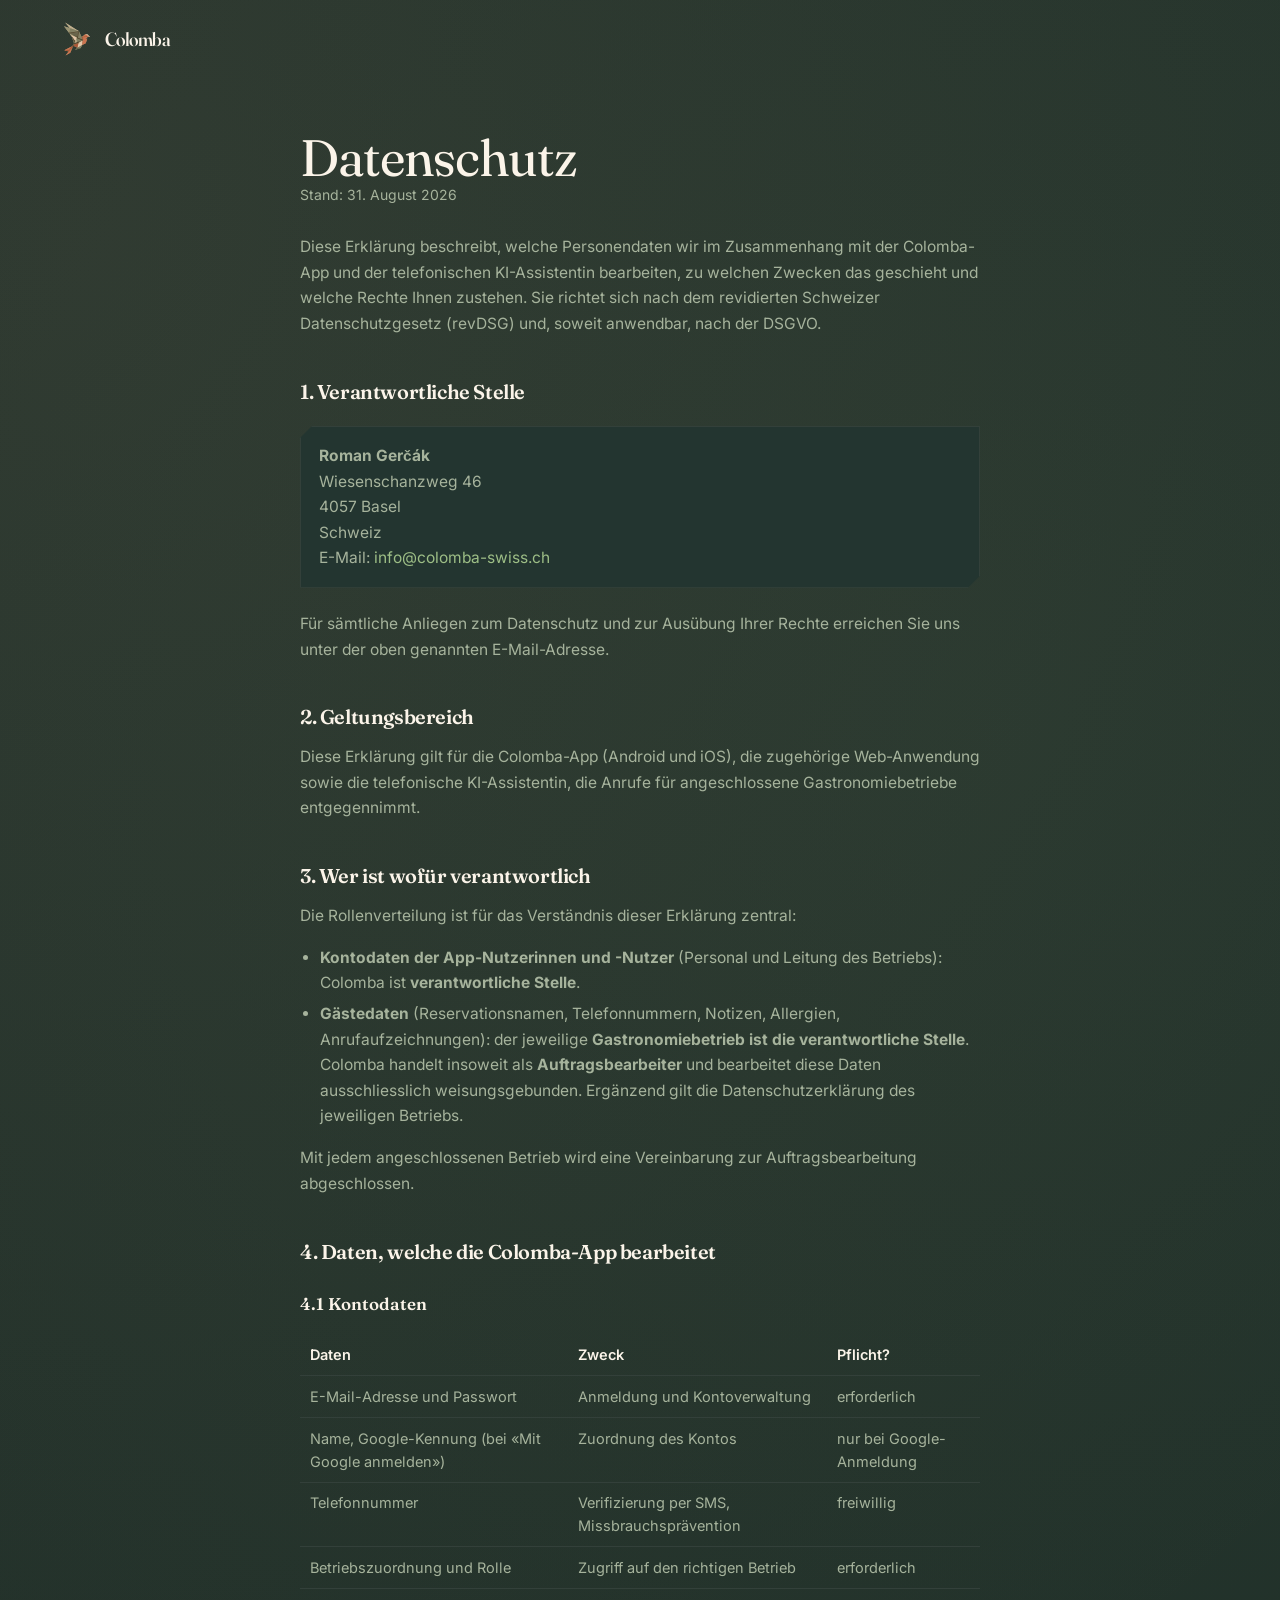
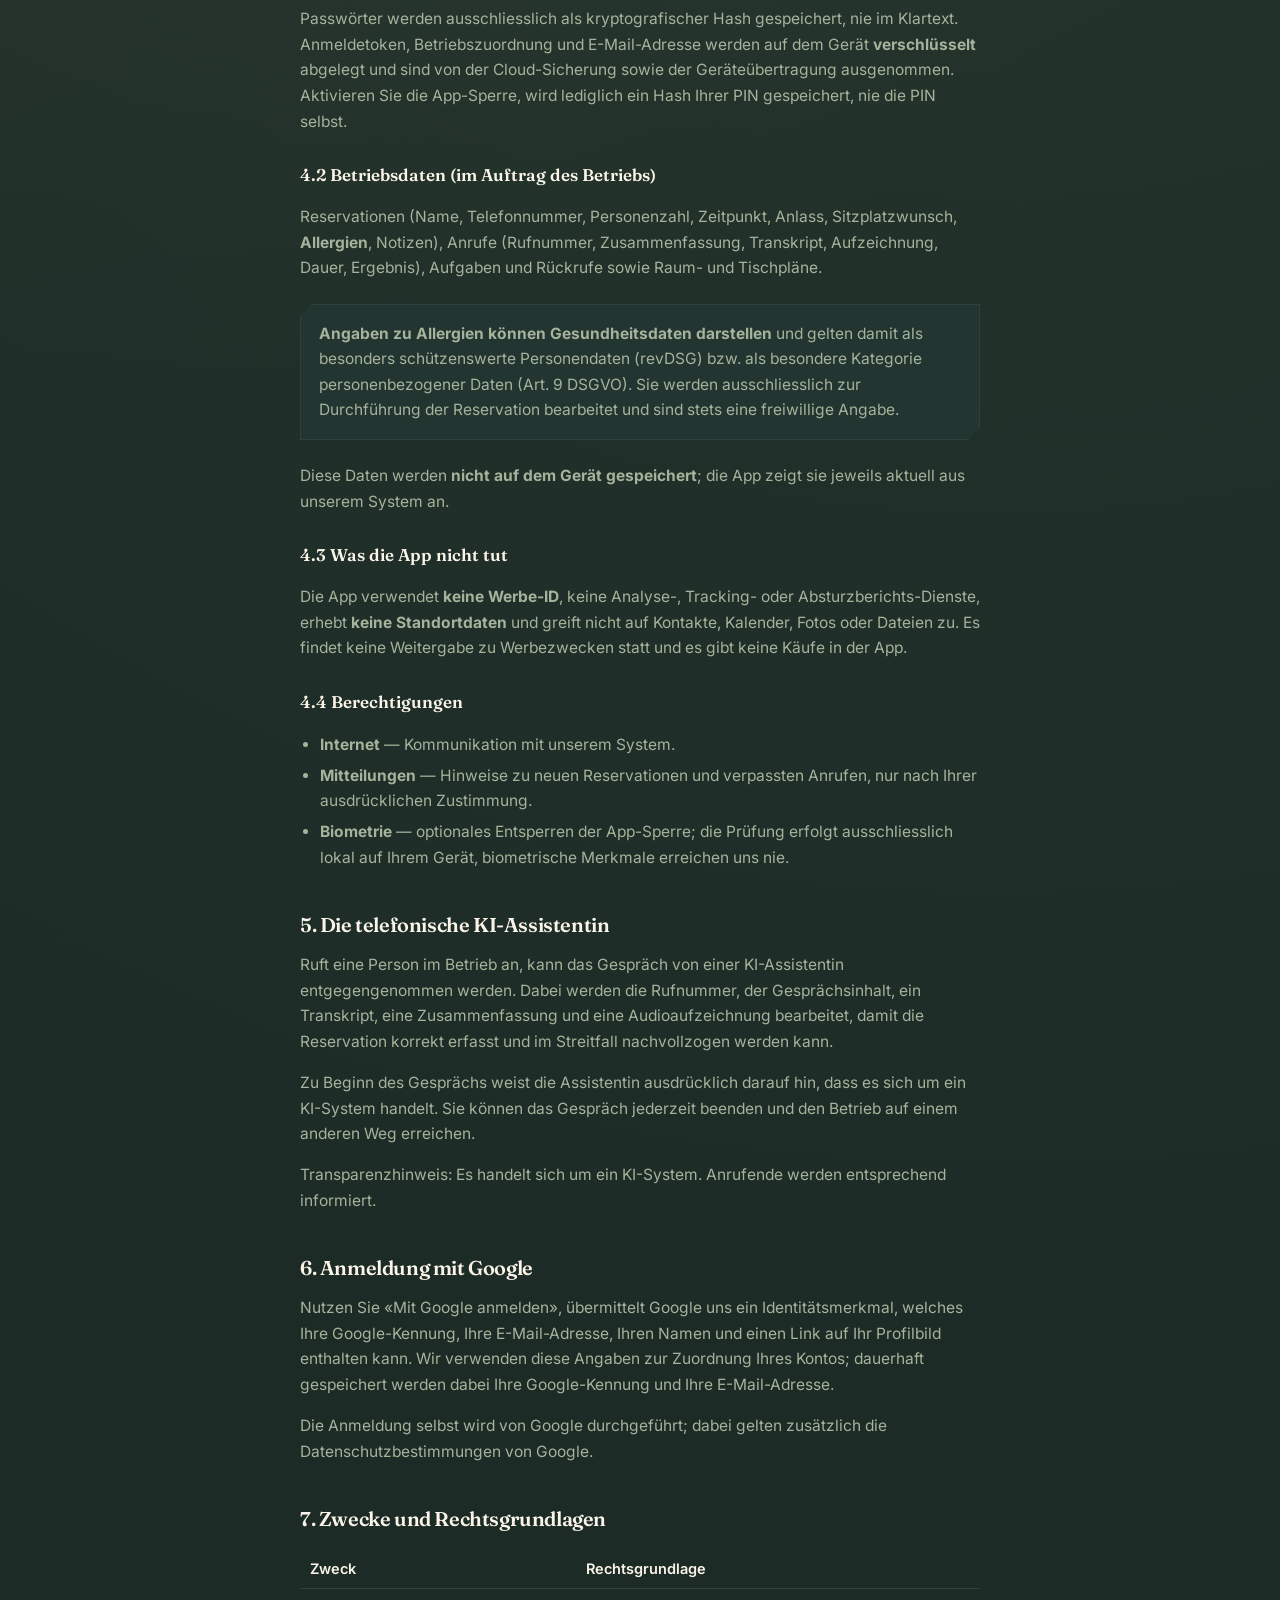
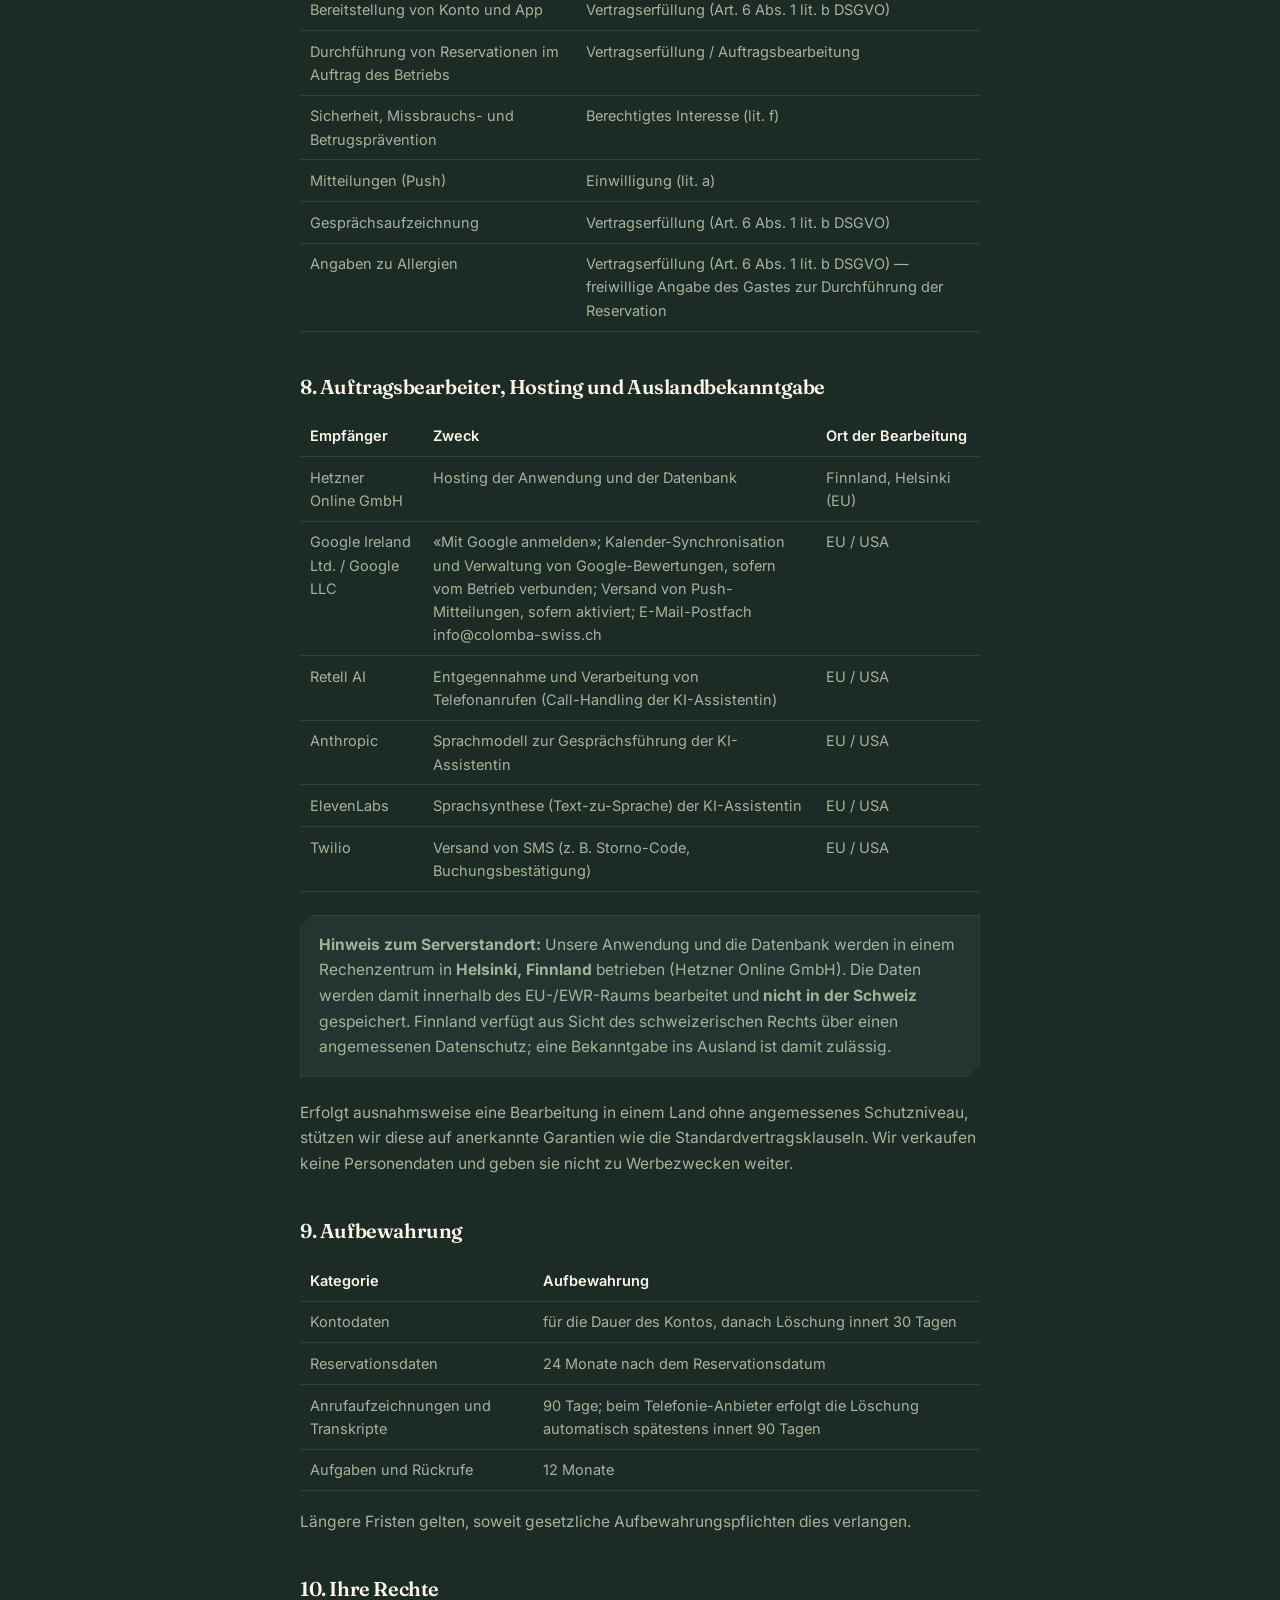
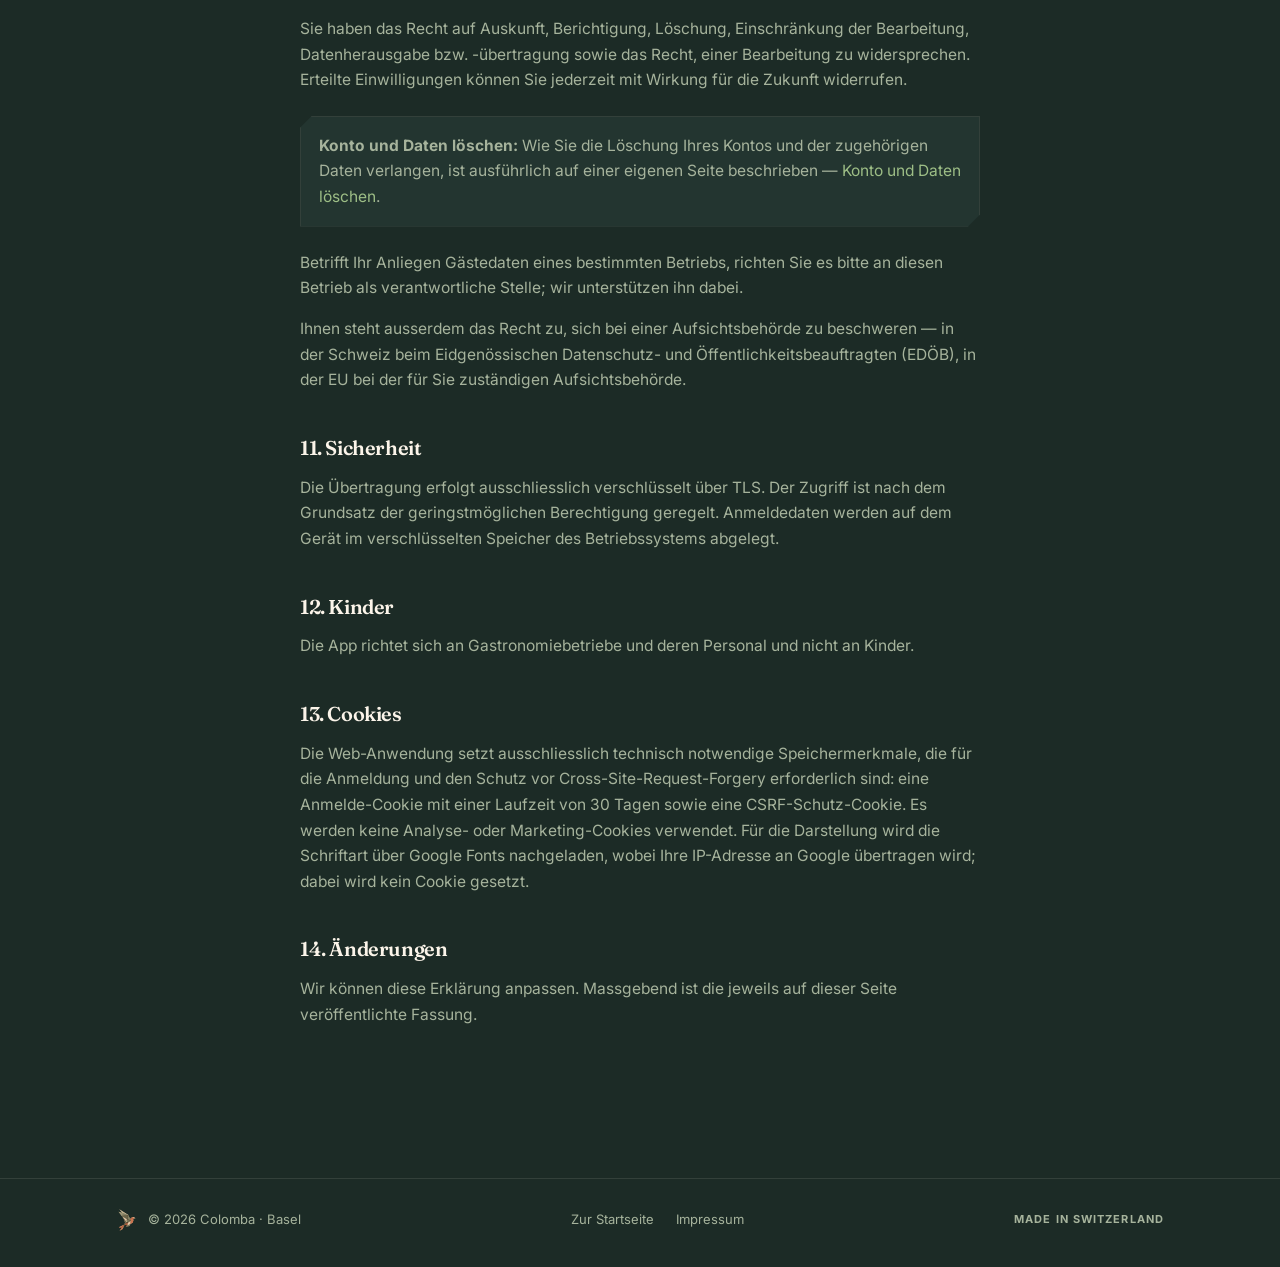
<file: datenschutz.html>
<!doctype html>
<html lang="de-CH">
<head>
<meta charset="utf-8">
<meta name="robots" content="noindex, nofollow">
<meta name="viewport" content="width=device-width, initial-scale=1">
<title>Datenschutz — Colomba</title>
<meta name="description" content="Datenschutzerklärung der Website colomba-swiss.ch.">
<link rel="canonical" href="https://colomba-swiss.ch/datenschutz.html">
<meta name="theme-color" content="#1C2B26">
<link rel="icon" href="assets/favicon.svg" type="image/svg+xml">
<link rel="icon" href="assets/favicon-32.png" sizes="32x32" type="image/png">
<link rel="preload" href="assets/fonts/fraunces-var.woff2" as="font" type="font/woff2" crossorigin>
<link rel="preload" href="assets/fonts/inter-var.woff2" as="font" type="font/woff2" crossorigin>
<style>
/* ==========================================================================
   colomba-swiss.ch — Elite rebuild (WEBSITE-ELITE-1)
   Brand lineage: brand-kit / live-page / colomba-website.dc.html
   Ground forest #1C2B26 · cream #FBF4E9 · sage #A6B39C · olive #9DBE86
   terracotta #C89B7B (warm accent — speaking / hover only, never state-idle)
   Type: Fraunces (display, variable) · Inter (UI, variable) — self-hosted.
   Signature geometry: cut corners (clip-path notches), from the founder canvas.
   ========================================================================== */

@font-face {
  font-family: "Fraunces";
  src: url("assets/fonts/fraunces-var.woff2") format("woff2");
  font-weight: 100 900;
  font-stretch: normal;
  font-display: swap;
}
@font-face {
  font-family: "Inter";
  src: url("assets/fonts/inter-var.woff2") format("woff2");
  font-weight: 100 900;
  font-display: swap;
}

:root {
  --forest: #1C2B26;
  --forest-2: #233530;
  --forest-deep: #16211D;
  --hairline: #33403A;
  --cream: #FBF4E9;
  --sage: #A6B39C;
  --olive: #9DBE86;
  --terra: #C89B7B;
  --terra-deep: #B47D5D;

  --serif: "Fraunces", Georgia, "Times New Roman", serif;
  --sans: "Inter", -apple-system, BlinkMacSystemFont, "Segoe UI", "Helvetica Neue", Arial, sans-serif;

  --wrap: 1160px;
  --pad-x: clamp(20px, 5vw, 56px);
}

* { box-sizing: border-box; }
html { -webkit-text-size-adjust: 100%; scroll-behavior: smooth; }
@media (prefers-reduced-motion: reduce) {
  html { scroll-behavior: auto; }
}

body {
  margin: 0;
  background:
    radial-gradient(circle at 78% 12%, rgba(157, 190, 134, .08), transparent 42%),
    radial-gradient(circle at 6% 4%, rgba(200, 155, 123, .09), transparent 30%),
    var(--forest);
  color: var(--cream);
  font-family: var(--sans);
  font-size: 16.5px;
  line-height: 1.6;
  -webkit-font-smoothing: antialiased;
}

::selection { background: rgba(200, 155, 123, .32); color: var(--cream); }

.wrap { max-width: var(--wrap); margin: 0 auto; padding-left: var(--pad-x); padding-right: var(--pad-x); }

a { color: var(--olive); text-decoration: none; }
a:hover { color: var(--terra); }
a:focus-visible, button:focus-visible {
  outline: 2px solid var(--olive);
  outline-offset: 3px;
  border-radius: 2px;
}

.skip {
  position: absolute; left: -999px; top: 8px;
  background: var(--forest-2); color: var(--cream);
  padding: 10px 16px; z-index: 20; border: 1px solid var(--hairline);
}
.skip:focus { left: 8px; }

/* Cut-corner motif — the founder canvas' notch geometry */
.cut {
  --cut: 12px;
  clip-path: polygon(var(--cut) 0, 100% 0, 100% calc(100% - var(--cut)), calc(100% - var(--cut)) 100%, 0 100%, 0 var(--cut));
}

.eyebrow {
  font-size: 11px; font-weight: 800; letter-spacing: .16em; text-transform: uppercase;
  color: var(--sage); margin: 0 0 14px;
}

/* ---------------------------------------------------------------- header */
header.site {
  padding: 22px 0;
}
.site-inner {
  display: flex; align-items: center; justify-content: space-between; gap: 16px; flex-wrap: wrap;
}
.mark { display: flex; align-items: center; gap: 11px; color: var(--cream); }
.mark img { display: block; width: 34px; height: 34px; }
.mark b {
  font-family: var(--serif);
  font-variation-settings: "wght" 560, "opsz" 105;
  font-size: 19px; letter-spacing: -.03em; font-weight: normal;
}
.pilot-chip {
  --cut: 9px;
  display: inline-flex; align-items: center; gap: 9px; padding: 8px 14px;
  border: 1px solid var(--hairline); color: var(--sage);
  font-size: 11px; font-weight: 800; letter-spacing: .14em; text-transform: uppercase;
  white-space: nowrap;
}
.pilot-chip:hover { color: var(--cream); border-color: var(--sage); }
.dot { width: 7px; height: 7px; border-radius: 999px; background: var(--olive); flex: none; }
@keyframes pulse { 0%, 100% { transform: scale(.9); opacity: .7 } 50% { transform: scale(1.15); opacity: 1 } }
.dot.live { animation: pulse 1.6s infinite; }

/* ------------------------------------------------------------------ hero */
.hero { padding: clamp(24px, 6vh, 72px) 0 clamp(40px, 8vh, 96px); }
.hero-grid {
  display: flex; flex-wrap: wrap; align-items: center;
  gap: clamp(28px, 5vw, 64px);
}
.hero-copy { flex: 1 1 400px; min-width: 280px; }
h1 {
  font-family: var(--serif); font-weight: 400;
  font-size: clamp(3.4rem, 9vw, 5.6rem); line-height: 1.0; letter-spacing: -.02em;
  margin: 0; color: var(--cream);
}
.claim {
  font-family: var(--serif); font-weight: 600;
  font-size: clamp(1.25rem, 2.4vw, 1.65rem); line-height: 1.3; letter-spacing: -.02em;
  max-width: 24ch; margin: 18px 0 0; color: var(--cream);
}
.lead {
  font-size: 16.5px; line-height: 1.62; max-width: 46ch;
  margin: 22px 0 0; color: var(--sage); text-wrap: pretty;
}
.hero-rule { width: 100%; max-width: 460px; height: 1px; background: var(--hairline); border: 0; margin: 34px 0 0; }

/* CTA slot — fallback active; the call variant flips on when the line is live */
.cta { margin: 30px 0 0; max-width: 460px; }
.cta-call {
  --cut: 14px;
  display: block; padding: 20px 22px; background: var(--forest-2);
  border: 1px solid var(--hairline); color: var(--cream);
}
.cta-call .big {
  font-family: var(--serif); font-weight: 600; font-size: 21px; letter-spacing: -.01em;
  display: block; color: var(--cream);
}
.cta-call .tel { display: block; margin-top: 6px; color: var(--olive); font-size: 17px; font-variant-numeric: tabular-nums; }
.cta-call:hover { border-color: var(--olive); }
.pilot-card {
  --cut: 16px;
  position: relative; padding: 20px 22px 20px 25px; background: var(--forest-2);
  border: 1px solid var(--hairline);
}
.pilot-card::before {
  content: ""; position: absolute; left: 0; top: 16px; bottom: 0; width: 3px; background: var(--olive);
}
.pilot-card p { margin: 0; font-size: 15px; line-height: 1.55; color: var(--cream); text-wrap: pretty; }
.contact-line { margin: 22px 0 0; font-size: 15px; color: var(--sage); }
.contact-line a { border-bottom: 1px solid rgba(157, 190, 134, .4); padding-bottom: 1px; }

/* orb stage */
.hero-stage { flex: 1 1 340px; min-width: 260px; display: flex; flex-direction: column; align-items: center; gap: 18px; }
.stage-box { position: relative; width: 100%; max-width: 420px; aspect-ratio: 1; }
.ring { position: absolute; inset: 0; pointer-events: none; --r: calc(50% - 26px); }
.ring .node {
  position: absolute; transform: translate(-50%, -50%);
  width: 34px; height: 34px; display: grid; place-items: center;
  border: 1px solid rgba(157, 190, 134, .38);
  background: rgba(35, 53, 48, .55);
  clip-path: polygon(50% 0, 100% 25%, 100% 75%, 50% 100%, 0 75%, 0 25%);
}
.ring svg { display: block; }
.orb-mount { position: absolute; left: 50%; top: 50%; width: 62%; height: 62%; transform: translate(-50%, -50%); }
/* Static ember: the resting light before (or instead of) WebGL — a bright,
   saturated centre falling off fast, per the design-bar »light, not fog« rule. */
.ember {
  position: absolute; inset: 0; border-radius: 999px;
  background:
    radial-gradient(circle at 50% 50%, rgba(251, 244, 233, .85) 0%, rgba(168, 205, 150, .55) 7%, rgba(110, 138, 118, .28) 22%, rgba(62, 90, 76, .12) 40%, transparent 62%);
  transition: opacity 1.2s ease;
}
.ember.faded { opacity: 0; }
.orb-mount heidi-orb { position: absolute; inset: 0; }
.status-chip {
  --cut: 10px;
  display: inline-flex; align-items: center; gap: 10px; padding: 10px 16px;
  border: 1px solid var(--hairline);
  font-size: 12.5px; font-weight: 700; color: var(--cream);
}

/* -------------------------------------------------------------- sections */
section.band { padding: clamp(48px, 9vh, 104px) 0; border-top: 1px solid var(--hairline); }
h2 {
  font-family: var(--serif); font-weight: 600;
  font-size: clamp(1.7rem, 4vw, 2.5rem); line-height: 1.12; letter-spacing: -.02em;
  margin: 0; color: var(--cream); max-width: 22ch;
}
.band-lead { margin: 16px 0 0; max-width: 56ch; color: var(--sage); text-wrap: pretty; }

/* reveal — armed only when JS is live (html.js), so no-JS renders everything */
.js .rv { opacity: 0; transform: translateY(14px); transition: opacity .7s ease, transform .7s ease; }
.js .rv.in { opacity: 1; transform: none; }
@media (prefers-reduced-motion: reduce) {
  .js .rv { opacity: 1; transform: none; transition: none; }
}

/* --------------------------------------------------- call scene (Anruf) */
.scene { max-width: 640px; margin: 36px 0 0; }
.scene-tag {
  display: inline-block; font-size: 11px; font-weight: 800; letter-spacing: .14em;
  text-transform: uppercase; color: var(--olive); border: 1px solid rgba(157, 190, 134, .35);
  padding: 5px 10px; --cut: 7px;
}
.bubbles { list-style: none; margin: 22px 0 0; padding: 0; display: flex; flex-direction: column; gap: 14px; }
.bubble { max-width: 85%; }
.bubble .who {
  display: block; font-size: 11px; font-weight: 800; letter-spacing: .12em;
  text-transform: uppercase; color: var(--sage); margin: 0 0 5px;
}
.bubble p { margin: 0; font-size: 15.5px; line-height: 1.55; text-wrap: pretty; }
.bubble.guest { align-self: flex-start; }
.bubble.guest p { color: var(--sage); }
.bubble.heidi { align-self: flex-end; }
.bubble.heidi > div {
  --cut: 12px;
  background: var(--forest-2); border: 1px solid var(--hairline); padding: 13px 16px;
}
.bubble.heidi p { color: var(--cream); }
.bubble.sms { align-self: flex-end; width: 100%; max-width: 100%; margin-top: 4px; }
.sms-card {
  --cut: 14px;
  position: relative; background: var(--forest-2); border: 1px solid var(--hairline);
  padding: 15px 18px 15px 21px;
}
.sms-card::before { content: ""; position: absolute; left: 0; top: 14px; bottom: 0; width: 3px; background: var(--olive); }
.sms-card .who { color: var(--olive); }
.sms-card p { color: var(--cream); font-size: 14.5px; }
.sms-card .code { font-variant-numeric: tabular-nums; letter-spacing: .04em; color: var(--olive); }

/* staged play-in */
.scene.armed .bubble { opacity: 0; transform: translateY(10px); }
.scene.play .bubble {
  animation: rise .6s ease forwards;
  animation-delay: calc(var(--i) * .9s);
}
@keyframes rise { to { opacity: 1; transform: none; } }
@media (prefers-reduced-motion: reduce) {
  .scene.armed .bubble { opacity: 1; transform: none; animation: none; }
}

.scene-facts { display: flex; flex-wrap: wrap; gap: 10px 22px; margin: 26px 0 0; padding: 0; list-style: none; }
.scene-facts li { font-size: 13px; color: var(--sage); display: flex; align-items: center; gap: 8px; }
.scene-facts .tick { color: var(--olive); }

/* ----------------------------------------------------------- capability */
.cards {
  display: grid; grid-template-columns: repeat(auto-fit, minmax(min(260px, 100%), 1fr));
  gap: 14px; margin: 36px 0 0;
}
@media (min-width: 900px) {
  .cards { grid-template-columns: repeat(3, 1fr); }
}
.card {
  --cut: 14px;
  background: var(--forest-2); border: 1px solid var(--hairline);
  padding: 22px 22px 20px;
}
.card svg { display: block; margin: 0 0 14px; }
.card h3 {
  font-family: var(--serif); font-weight: 600; font-size: 19px; letter-spacing: -.01em;
  margin: 0; color: var(--cream);
}
.card p { margin: 8px 0 0; font-size: 14.5px; line-height: 1.55; color: var(--sage); text-wrap: pretty; }

/* ----------------------------------------------------------------- app */
.app-grid { display: flex; flex-wrap: wrap; gap: clamp(28px, 5vw, 64px); align-items: center; margin-top: 8px; }
.app-copy { flex: 1 1 380px; min-width: 280px; }
.app-visual { flex: 1 1 320px; min-width: 260px; }
.rail {
  --cut: 16px;
  background: var(--forest-deep); border: 1px solid var(--hairline);
  padding: 26px 22px 22px;
}
.rail-title { font-size: 11px; font-weight: 800; letter-spacing: .14em; text-transform: uppercase; color: var(--sage); margin: 0 0 18px; }
.rail-tabs { display: grid; grid-template-columns: repeat(2, 1fr); gap: 10px; }
.rail-tab {
  --cut: 10px;
  border: 1px solid var(--hairline); padding: 14px 14px 12px; background: var(--forest-2);
}
.rail-tab b { display: block; font-size: 14px; font-weight: 700; color: var(--cream); letter-spacing: .01em; }
.rail-tab span { display: block; margin-top: 4px; font-size: 12.5px; color: var(--sage); line-height: 1.45; }

/* --------------------------------------------------------- transparency */
.quote {
  font-family: var(--serif); font-weight: 400;
  font-size: clamp(1.3rem, 3vw, 1.9rem); line-height: 1.35; letter-spacing: -.015em;
  max-width: 30ch; margin: 26px 0 0; color: var(--cream);
}
.quote em { font-style: normal; color: var(--olive); }

/* --------------------------------------------------------------- kommt */
.kommt { list-style: none; margin: 30px 0 0; padding: 0; max-width: 720px; }
.kommt li {
  display: flex; flex-wrap: wrap; gap: 4px 18px; align-items: baseline;
  padding: 14px 0; border-top: 1px solid var(--hairline);
}
.kommt li:last-child { border-bottom: 1px solid var(--hairline); }
.kommt b { flex: 0 0 15em; font-weight: 600; color: var(--cream); font-size: 15px; }
.kommt span { flex: 1 1 240px; color: var(--sage); font-size: 14px; line-height: 1.5; }

/* --------------------------------------------------------------- pilot */
.pilot-final {
  --cut: 18px;
  position: relative; background: var(--forest-2); border: 1px solid var(--hairline);
  padding: clamp(26px, 4vw, 40px);
  max-width: 720px;
}
.pilot-final::before { content: ""; position: absolute; left: 0; top: 18px; bottom: 0; width: 3px; background: var(--olive); }
.pilot-final .big {
  font-family: var(--serif); font-weight: 600;
  font-size: clamp(1.25rem, 2.6vw, 1.6rem); line-height: 1.35; letter-spacing: -.015em;
  margin: 0; color: var(--cream); text-wrap: pretty;
}
.pilot-final .after { margin: 18px 0 0; font-size: 15px; color: var(--sage); }

/* -------------------------------------------------------------- footer */
footer.site {
  border-top: 1px solid var(--hairline);
  padding: 30px 0 36px; margin-top: clamp(48px, 9vh, 104px);
  font-size: 13px; color: var(--sage);
}
.foot-inner { display: flex; flex-wrap: wrap; align-items: center; justify-content: space-between; gap: 14px 24px; }
.foot-left { display: flex; align-items: center; gap: 10px; }
.foot-left img { width: 22px; height: 22px; }
.foot-links { display: flex; flex-wrap: wrap; gap: 4px 22px; }
.foot-links a { color: var(--sage); }
.foot-links a:hover { color: var(--cream); }
.madein { letter-spacing: .1em; text-transform: uppercase; font-weight: 700; font-size: 11px; }

/* -------------------------------------------------------------- legal */
.legal { max-width: 680px; padding: clamp(32px, 6vh, 64px) 0; }
.legal h1 { font-size: clamp(2.2rem, 6vw, 3.2rem); }
.legal h2 { font-size: 1.25rem; margin-top: 2.2em; max-width: none; }
.legal p, .legal li { color: var(--sage); font-size: 15.5px; line-height: 1.65; }
.legal .slot {
  --cut: 10px;
  display: inline-block; border: 1px dashed var(--hairline); color: var(--sage);
  padding: 2px 10px; font-size: 14px;
}

/* --------------------------------------------------------- responsive */
@media (max-width: 880px) {
  .hero { padding-top: 8px; }
  .hero-grid { gap: 22px; }
  .hero-stage { order: -1; gap: 10px; }
  .stage-box { max-width: 250px; }
  .ring { --r: calc(50% - 18px); }
  .ring .node { width: 30px; height: 30px; }
  .bubble { max-width: 94%; }
  .kommt b { flex-basis: 100%; }
}
@media (max-width: 480px) {
  body { font-size: 16px; }
  .rail-tabs { grid-template-columns: 1fr; }
}
/* Datenschutz — Tabellen und Hinweiskästen aus der kanonischen Fassung */
.legal table {
  width: 100%; border-collapse: collapse; margin: 1.2em 0; font-size: 14.5px;
  display: block; overflow-x: auto;
}
.legal th, .legal td {
  text-align: left; padding: .6em .7em; border-bottom: 1px solid var(--hairline);
  vertical-align: top; color: var(--sage);
}
.legal th { color: var(--cream); font-weight: 600; white-space: nowrap; }
.legal .box {
  --cut: 12px;
  clip-path: polygon(var(--cut) 0, 100% 0, 100% calc(100% - var(--cut)), calc(100% - var(--cut)) 100%, 0 100%, 0 var(--cut));
  background: var(--forest-2); border: 1px solid var(--hairline);
  padding: 16px 18px; margin: 1.4em 0;
}
.legal .box p:first-child { margin-top: 0; }
.legal .box p:last-child { margin-bottom: 0; }
.legal h3 { font-family: var(--serif); font-weight: 600; font-size: 17px; color: var(--cream); margin: 1.6em 0 .4em; }
.legal .stand { color: var(--sage); font-size: 14px; margin: 0 0 2em; }
.legal ul { padding-left: 1.2em; }
.legal li { margin: .35em 0; }
</style>
</head>
<body>
<a class="skip" href="#main">Zum Inhalt springen</a>

<header class="site wrap">
  <div class="site-inner">
    <a class="mark" href="./" aria-label="Colomba — Startseite">
      <img src="assets/colomba-dove-color.svg" alt="" width="48" height="48">
      <b>Colomba</b>
    </a>
  </div>
</header>

<main id="main" class="wrap legal">
  <h1>Datenschutz</h1>

<p class="stand">Stand: 31. August 2026</p>

<p>Diese Erklärung beschreibt, welche Personendaten wir im Zusammenhang mit der Colomba-App und
der telefonischen KI-Assistentin bearbeiten, zu welchen Zwecken das geschieht und welche Rechte
Ihnen zustehen. Sie richtet sich nach dem revidierten Schweizer Datenschutzgesetz (revDSG) und,
soweit anwendbar, nach der DSGVO.</p>

<h2 id="verantwortlich">1. Verantwortliche Stelle</h2>

<div class="box">
  <p><strong>Roman Gerčák</strong><br>
  Wiesenschanzweg 46<br>
  4057 Basel<br>
  Schweiz<br>
  E-Mail: <a href="mailto:info@colomba-swiss.ch">info@colomba-swiss.ch</a></p>
</div>
<p>Für sämtliche Anliegen zum Datenschutz und zur Ausübung Ihrer Rechte erreichen Sie uns unter
der oben genannten E-Mail-Adresse.</p>

<h2 id="geltung">2. Geltungsbereich</h2>
<p>Diese Erklärung gilt für die Colomba-App (Android und iOS), die zugehörige Web-Anwendung sowie
die telefonische KI-Assistentin, die Anrufe für angeschlossene Gastronomiebetriebe entgegennimmt.</p>

<h2 id="rollen">3. Wer ist wofür verantwortlich</h2>
<p>Die Rollenverteilung ist für das Verständnis dieser Erklärung zentral:</p>
<ul>
  <li><strong>Kontodaten der App-Nutzerinnen und -Nutzer</strong> (Personal und Leitung des
  Betriebs): Colomba ist <strong>verantwortliche Stelle</strong>.</li>
  <li><strong>Gästedaten</strong> (Reservationsnamen, Telefonnummern, Notizen, Allergien,
  Anrufaufzeichnungen): der jeweilige <strong>Gastronomiebetrieb ist die verantwortliche
  Stelle</strong>. Colomba handelt insoweit als <strong>Auftragsbearbeiter</strong> und
  bearbeitet diese Daten ausschliesslich weisungsgebunden. Ergänzend gilt die
  Datenschutzerklärung des jeweiligen Betriebs.</li>
</ul>

<p>Mit jedem angeschlossenen Betrieb wird eine Vereinbarung zur Auftragsbearbeitung
abgeschlossen.</p>

<h2 id="app">4. Daten, welche die Colomba-App bearbeitet</h2>

<h3>4.1 Kontodaten</h3>
<table>
  <tr><th>Daten</th><th>Zweck</th><th>Pflicht?</th></tr>
  <tr><td>E-Mail-Adresse und Passwort</td><td>Anmeldung und Kontoverwaltung</td><td>erforderlich</td></tr>
  <tr><td>Name, Google-Kennung (bei «Mit Google anmelden»)</td><td>Zuordnung des Kontos</td><td>nur bei Google-Anmeldung</td></tr>
  <tr><td>Telefonnummer</td><td>Verifizierung per SMS, Missbrauchsprävention</td><td>freiwillig</td></tr>
  <tr><td>Betriebszuordnung und Rolle</td><td>Zugriff auf den richtigen Betrieb</td><td>erforderlich</td></tr>
</table>
<p>Passwörter werden ausschliesslich als kryptografischer Hash gespeichert, nie im Klartext.
Anmeldetoken, Betriebszuordnung und E-Mail-Adresse werden auf dem Gerät <strong>verschlüsselt</strong>
abgelegt und sind von der Cloud-Sicherung sowie der Geräteübertragung ausgenommen. Aktivieren Sie
die App-Sperre, wird lediglich ein Hash Ihrer PIN gespeichert, nie die PIN selbst.</p>

<h3>4.2 Betriebsdaten (im Auftrag des Betriebs)</h3>
<p>Reservationen (Name, Telefonnummer, Personenzahl, Zeitpunkt, Anlass, Sitzplatzwunsch,
<strong>Allergien</strong>, Notizen), Anrufe (Rufnummer, Zusammenfassung, Transkript,
Aufzeichnung, Dauer, Ergebnis), Aufgaben und Rückrufe sowie Raum- und Tischpläne.</p>
<div class="box">
  <p><strong>Angaben zu Allergien können Gesundheitsdaten darstellen</strong> und gelten damit als
  besonders schützenswerte Personendaten (revDSG) bzw. als besondere Kategorie personenbezogener
  Daten (Art. 9 DSGVO). Sie werden ausschliesslich zur Durchführung der Reservation bearbeitet und
  sind stets eine freiwillige Angabe.</p>
</div>
<p>Diese Daten werden <strong>nicht auf dem Gerät gespeichert</strong>; die App zeigt sie jeweils
aktuell aus unserem System an.</p>

<h3>4.3 Was die App nicht tut</h3>
<p>Die App verwendet <strong>keine Werbe-ID</strong>, keine Analyse-, Tracking- oder
Absturzberichts-Dienste, erhebt <strong>keine Standortdaten</strong> und greift nicht auf
Kontakte, Kalender, Fotos oder Dateien zu. Es findet keine Weitergabe zu Werbezwecken statt und
es gibt keine Käufe in der App.</p>

<h3>4.4 Berechtigungen</h3>
<ul>
  <li><strong>Internet</strong> — Kommunikation mit unserem System.</li>
  <li><strong>Mitteilungen</strong> — Hinweise zu neuen Reservationen und verpassten Anrufen,
  nur nach Ihrer ausdrücklichen Zustimmung.</li>
  <li><strong>Biometrie</strong> — optionales Entsperren der App-Sperre; die Prüfung erfolgt
  ausschliesslich lokal auf Ihrem Gerät, biometrische Merkmale erreichen uns nie.</li>
</ul>

<h2 id="heidi">5. Die telefonische KI-Assistentin</h2>
<p>Ruft eine Person im Betrieb an, kann das Gespräch von einer KI-Assistentin entgegengenommen
werden. Dabei werden die Rufnummer, der Gesprächsinhalt, ein Transkript, eine Zusammenfassung und
eine Audioaufzeichnung bearbeitet, damit die Reservation korrekt erfasst und im Streitfall
nachvollzogen werden kann.</p>

<p>Zu Beginn des Gesprächs weist die Assistentin ausdrücklich darauf hin, dass es sich um ein
KI-System handelt. Sie können das Gespräch jederzeit beenden und den Betrieb auf einem anderen
Weg erreichen.</p>
<p>Transparenzhinweis: Es handelt sich um ein KI-System. Anrufende werden entsprechend informiert.</p>

<h2 id="google">6. Anmeldung mit Google</h2>
<p>Nutzen Sie «Mit Google anmelden», übermittelt Google uns ein Identitätsmerkmal, welches Ihre
Google-Kennung, Ihre E-Mail-Adresse, Ihren Namen und einen Link auf Ihr Profilbild enthalten kann.

Wir verwenden diese Angaben zur Zuordnung Ihres Kontos; dauerhaft gespeichert werden dabei Ihre
Google-Kennung und Ihre E-Mail-Adresse.</p>
<p>Die Anmeldung selbst wird von Google durchgeführt; dabei gelten zusätzlich die
Datenschutzbestimmungen von Google.</p>

<h2 id="zwecke">7. Zwecke und Rechtsgrundlagen</h2>
<table>
  <tr><th>Zweck</th><th>Rechtsgrundlage</th></tr>
  <tr><td>Bereitstellung von Konto und App</td><td>Vertragserfüllung (Art. 6 Abs. 1 lit. b DSGVO)</td></tr>
  <tr><td>Durchführung von Reservationen im Auftrag des Betriebs</td><td>Vertragserfüllung / Auftragsbearbeitung</td></tr>
  <tr><td>Sicherheit, Missbrauchs- und Betrugsprävention</td><td>Berechtigtes Interesse (lit. f)</td></tr>
  <tr><td>Mitteilungen (Push)</td><td>Einwilligung (lit. a)</td></tr>

  <tr><td>Gesprächsaufzeichnung</td><td>Vertragserfüllung (Art. 6 Abs. 1 lit. b DSGVO)</td></tr>

  <tr><td>Angaben zu Allergien</td><td>Vertragserfüllung (Art. 6 Abs. 1 lit. b DSGVO) — freiwillige Angabe des Gastes zur Durchführung der Reservation</td></tr>
</table>

<h2 id="dritte">8. Auftragsbearbeiter, Hosting und Auslandbekanntgabe</h2>

<table>
  <tr><th>Empfänger</th><th>Zweck</th><th>Ort der Bearbeitung</th></tr>
  <tr><td>Hetzner Online GmbH</td><td>Hosting der Anwendung und der Datenbank</td><td>Finnland, Helsinki (EU)</td></tr>
  <tr><td>Google Ireland Ltd. / Google LLC</td><td>«Mit Google anmelden»; Kalender-Synchronisation und Verwaltung von Google-Bewertungen, sofern vom Betrieb verbunden; Versand von Push-Mitteilungen, sofern aktiviert; E-Mail-Postfach info@colomba-swiss.ch</td><td>EU / USA</td></tr>
  <tr><td>Retell AI</td><td>Entgegennahme und Verarbeitung von Telefonanrufen (Call-Handling der KI-Assistentin)</td><td>EU / USA</td></tr>
  <tr><td>Anthropic</td><td>Sprachmodell zur Gesprächsführung der KI-Assistentin</td><td>EU / USA</td></tr>
  <tr><td>ElevenLabs</td><td>Sprachsynthese (Text-zu-Sprache) der KI-Assistentin</td><td>EU / USA</td></tr>
  <tr><td>Twilio</td><td>Versand von SMS (z. B. Storno-Code, Buchungsbestätigung)</td><td>EU / USA</td></tr>
</table>
<div class="box">
  <p><strong>Hinweis zum Serverstandort:</strong> Unsere Anwendung und die Datenbank werden in
  einem Rechenzentrum in <strong>Helsinki, Finnland</strong> betrieben (Hetzner Online GmbH). Die
  Daten werden damit innerhalb des EU-/EWR-Raums bearbeitet und <strong>nicht in der
  Schweiz</strong> gespeichert. Finnland verfügt aus Sicht des schweizerischen Rechts über einen
  angemessenen Datenschutz; eine Bekanntgabe ins Ausland ist damit zulässig.</p>
</div>
<p>Erfolgt ausnahmsweise eine Bearbeitung in einem Land ohne angemessenes Schutzniveau, stützen
wir diese auf anerkannte Garantien wie die Standardvertragsklauseln. Wir verkaufen keine
Personendaten und geben sie nicht zu Werbezwecken weiter.</p>

<h2 id="aufbewahrung">9. Aufbewahrung</h2>

<table>
  <tr><th>Kategorie</th><th>Aufbewahrung</th></tr>
  <tr><td>Kontodaten</td><td>für die Dauer des Kontos, danach Löschung innert 30 Tagen</td></tr>
  <tr><td>Reservationsdaten</td><td>24 Monate nach dem Reservationsdatum</td></tr>
  <tr><td>Anrufaufzeichnungen und Transkripte</td><td>90 Tage; beim Telefonie-Anbieter erfolgt die Löschung automatisch spätestens innert 90 Tagen</td></tr>
  <tr><td>Aufgaben und Rückrufe</td><td>12 Monate</td></tr>
</table>
<p>Längere Fristen gelten, soweit gesetzliche Aufbewahrungspflichten dies verlangen.</p>

<h2 id="rechte">10. Ihre Rechte</h2>
<p>Sie haben das Recht auf Auskunft, Berichtigung, Löschung, Einschränkung der Bearbeitung,
Datenherausgabe bzw. -übertragung sowie das Recht, einer Bearbeitung zu widersprechen. Erteilte
Einwilligungen können Sie jederzeit mit Wirkung für die Zukunft widerrufen.</p>
<div class="box">
  <p><strong>Konto und Daten löschen:</strong> Wie Sie die Löschung Ihres Kontos und der
  zugehörigen Daten verlangen, ist ausführlich auf einer eigenen Seite beschrieben —
  <a href="https://api.colomba-swiss.ch/app/konto-loeschen.html">Konto und Daten löschen</a>.</p>
</div>
<p>Betrifft Ihr Anliegen Gästedaten eines bestimmten Betriebs, richten Sie es bitte an diesen
Betrieb als verantwortliche Stelle; wir unterstützen ihn dabei.</p>
<p>Ihnen steht ausserdem das Recht zu, sich bei einer Aufsichtsbehörde zu beschweren — in der
Schweiz beim Eidgenössischen Datenschutz- und Öffentlichkeitsbeauftragten (EDÖB), in der EU bei
der für Sie zuständigen Aufsichtsbehörde.</p>

<h2 id="sicherheit">11. Sicherheit</h2>
<p>Die Übertragung erfolgt ausschliesslich verschlüsselt über TLS. Der Zugriff ist nach dem
Grundsatz der geringstmöglichen Berechtigung geregelt. Anmeldedaten werden auf dem Gerät im
verschlüsselten Speicher des Betriebssystems abgelegt.</p>

<h2 id="kinder">12. Kinder</h2>
<p>Die App richtet sich an Gastronomiebetriebe und deren Personal und nicht an Kinder.</p>

<h2 id="cookies">13. Cookies</h2>

<p>Die Web-Anwendung setzt ausschliesslich technisch notwendige Speichermerkmale, die für die
Anmeldung und den Schutz vor Cross-Site-Request-Forgery erforderlich sind: eine Anmelde-Cookie
mit einer Laufzeit von 30 Tagen sowie eine CSRF-Schutz-Cookie. Es werden keine Analyse- oder
Marketing-Cookies verwendet. Für die Darstellung wird die Schriftart über Google Fonts
nachgeladen, wobei Ihre IP-Adresse an Google übertragen wird; dabei wird kein Cookie gesetzt.</p>

<h2 id="aenderungen">14. Änderungen</h2>
<p>Wir können diese Erklärung anpassen. Massgebend ist die jeweils auf dieser Seite
veröffentlichte Fassung.</p>
</main>

<footer class="site">
  <div class="wrap foot-inner">
    <div class="foot-left">
      <img src="assets/colomba-dove-color.svg" alt="">
      <span>© 2026 Colomba · Basel</span>
    </div>
    <nav class="foot-links" aria-label="Rechtliches">
      <a href="./">Zur Startseite</a>
      <a href="impressum.html">Impressum</a>
    </nav>
    <span class="madein">Made in Switzerland</span>
  </div>
</footer>
</body>
</html>
</file>
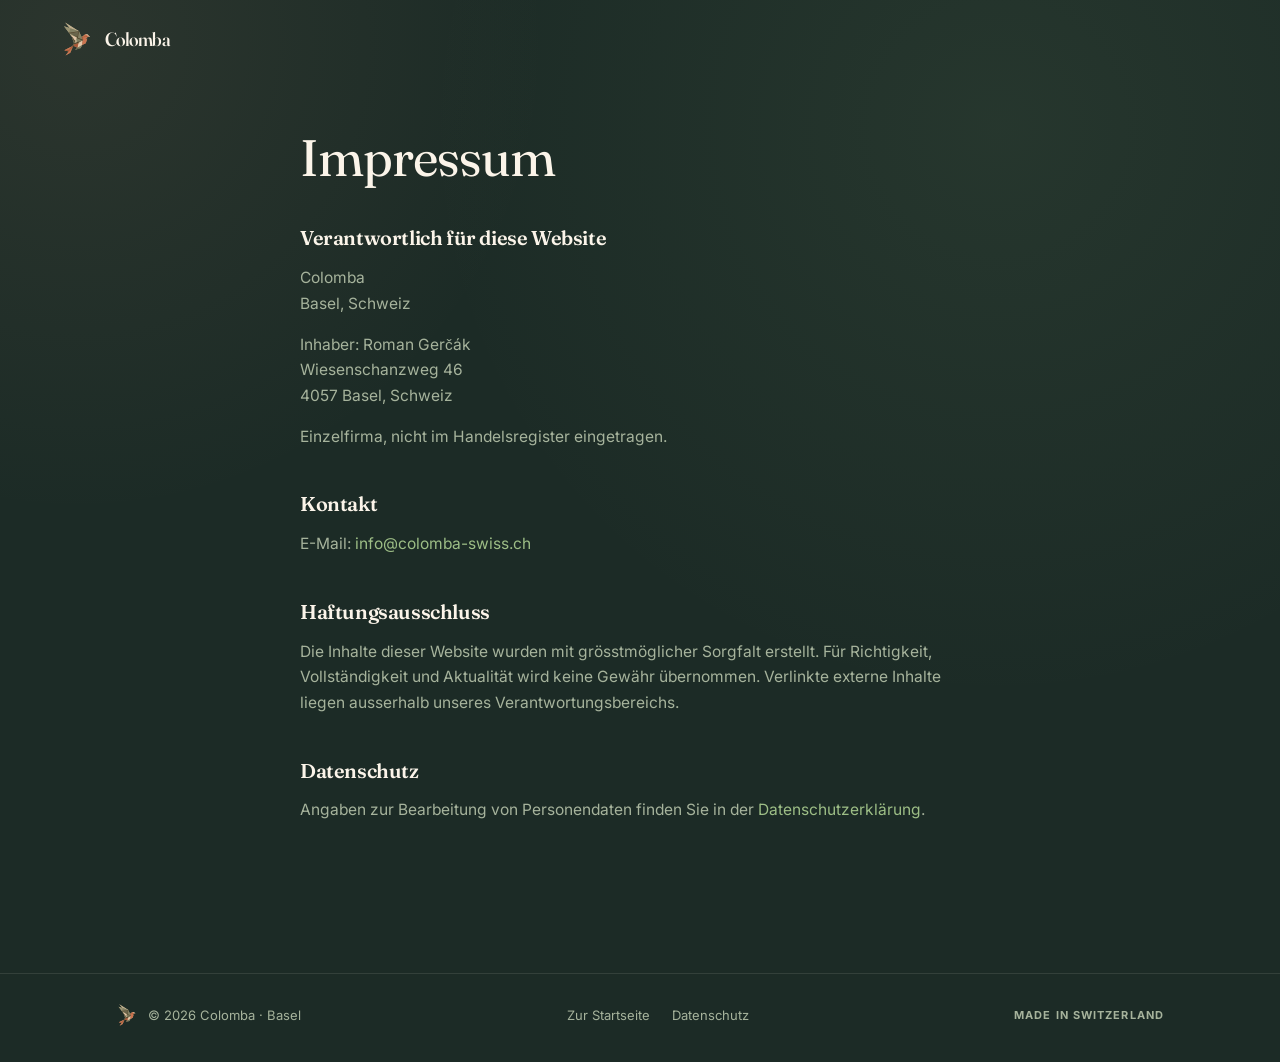
<file: impressum.html>
<!doctype html>
<html lang="de-CH">
<head>
<meta charset="utf-8">
<meta name="robots" content="noindex, nofollow">
<meta name="viewport" content="width=device-width, initial-scale=1">
<title>Impressum — Colomba</title>
<meta name="description" content="Impressum der Website colomba-swiss.ch.">
<link rel="canonical" href="https://colomba-swiss.ch/impressum.html">
<meta name="theme-color" content="#1C2B26">
<link rel="icon" href="assets/favicon.svg" type="image/svg+xml">
<link rel="icon" href="assets/favicon-32.png" sizes="32x32" type="image/png">
<link rel="preload" href="assets/fonts/fraunces-var.woff2" as="font" type="font/woff2" crossorigin>
<link rel="preload" href="assets/fonts/inter-var.woff2" as="font" type="font/woff2" crossorigin>
<style>
/* ==========================================================================
   colomba-swiss.ch — Elite rebuild (WEBSITE-ELITE-1)
   Brand lineage: brand-kit / live-page / colomba-website.dc.html
   Ground forest #1C2B26 · cream #FBF4E9 · sage #A6B39C · olive #9DBE86
   terracotta #C89B7B (warm accent — speaking / hover only, never state-idle)
   Type: Fraunces (display, variable) · Inter (UI, variable) — self-hosted.
   Signature geometry: cut corners (clip-path notches), from the founder canvas.
   ========================================================================== */

@font-face {
  font-family: "Fraunces";
  src: url("assets/fonts/fraunces-var.woff2") format("woff2");
  font-weight: 100 900;
  font-stretch: normal;
  font-display: swap;
}
@font-face {
  font-family: "Inter";
  src: url("assets/fonts/inter-var.woff2") format("woff2");
  font-weight: 100 900;
  font-display: swap;
}

:root {
  --forest: #1C2B26;
  --forest-2: #233530;
  --forest-deep: #16211D;
  --hairline: #33403A;
  --cream: #FBF4E9;
  --sage: #A6B39C;
  --olive: #9DBE86;
  --terra: #C89B7B;
  --terra-deep: #B47D5D;

  --serif: "Fraunces", Georgia, "Times New Roman", serif;
  --sans: "Inter", -apple-system, BlinkMacSystemFont, "Segoe UI", "Helvetica Neue", Arial, sans-serif;

  --wrap: 1160px;
  --pad-x: clamp(20px, 5vw, 56px);
}

* { box-sizing: border-box; }
html { -webkit-text-size-adjust: 100%; scroll-behavior: smooth; }
@media (prefers-reduced-motion: reduce) {
  html { scroll-behavior: auto; }
}

body {
  margin: 0;
  background:
    radial-gradient(circle at 78% 12%, rgba(157, 190, 134, .08), transparent 42%),
    radial-gradient(circle at 6% 4%, rgba(200, 155, 123, .09), transparent 30%),
    var(--forest);
  color: var(--cream);
  font-family: var(--sans);
  font-size: 16.5px;
  line-height: 1.6;
  -webkit-font-smoothing: antialiased;
}

::selection { background: rgba(200, 155, 123, .32); color: var(--cream); }

.wrap { max-width: var(--wrap); margin: 0 auto; padding-left: var(--pad-x); padding-right: var(--pad-x); }

a { color: var(--olive); text-decoration: none; }
a:hover { color: var(--terra); }
a:focus-visible, button:focus-visible {
  outline: 2px solid var(--olive);
  outline-offset: 3px;
  border-radius: 2px;
}

.skip {
  position: absolute; left: -999px; top: 8px;
  background: var(--forest-2); color: var(--cream);
  padding: 10px 16px; z-index: 20; border: 1px solid var(--hairline);
}
.skip:focus { left: 8px; }

/* Cut-corner motif — the founder canvas' notch geometry */
.cut {
  --cut: 12px;
  clip-path: polygon(var(--cut) 0, 100% 0, 100% calc(100% - var(--cut)), calc(100% - var(--cut)) 100%, 0 100%, 0 var(--cut));
}

.eyebrow {
  font-size: 11px; font-weight: 800; letter-spacing: .16em; text-transform: uppercase;
  color: var(--sage); margin: 0 0 14px;
}

/* ---------------------------------------------------------------- header */
header.site {
  padding: 22px 0;
}
.site-inner {
  display: flex; align-items: center; justify-content: space-between; gap: 16px; flex-wrap: wrap;
}
.mark { display: flex; align-items: center; gap: 11px; color: var(--cream); }
.mark img { display: block; width: 34px; height: 34px; }
.mark b {
  font-family: var(--serif);
  font-variation-settings: "wght" 560, "opsz" 105;
  font-size: 19px; letter-spacing: -.03em; font-weight: normal;
}
.pilot-chip {
  --cut: 9px;
  display: inline-flex; align-items: center; gap: 9px; padding: 8px 14px;
  border: 1px solid var(--hairline); color: var(--sage);
  font-size: 11px; font-weight: 800; letter-spacing: .14em; text-transform: uppercase;
  white-space: nowrap;
}
.pilot-chip:hover { color: var(--cream); border-color: var(--sage); }
.dot { width: 7px; height: 7px; border-radius: 999px; background: var(--olive); flex: none; }
@keyframes pulse { 0%, 100% { transform: scale(.9); opacity: .7 } 50% { transform: scale(1.15); opacity: 1 } }
.dot.live { animation: pulse 1.6s infinite; }

/* ------------------------------------------------------------------ hero */
.hero { padding: clamp(24px, 6vh, 72px) 0 clamp(40px, 8vh, 96px); }
.hero-grid {
  display: flex; flex-wrap: wrap; align-items: center;
  gap: clamp(28px, 5vw, 64px);
}
.hero-copy { flex: 1 1 400px; min-width: 280px; }
h1 {
  font-family: var(--serif); font-weight: 400;
  font-size: clamp(3.4rem, 9vw, 5.6rem); line-height: 1.0; letter-spacing: -.02em;
  margin: 0; color: var(--cream);
}
.claim {
  font-family: var(--serif); font-weight: 600;
  font-size: clamp(1.25rem, 2.4vw, 1.65rem); line-height: 1.3; letter-spacing: -.02em;
  max-width: 24ch; margin: 18px 0 0; color: var(--cream);
}
.lead {
  font-size: 16.5px; line-height: 1.62; max-width: 46ch;
  margin: 22px 0 0; color: var(--sage); text-wrap: pretty;
}
.hero-rule { width: 100%; max-width: 460px; height: 1px; background: var(--hairline); border: 0; margin: 34px 0 0; }

/* CTA slot — fallback active; the call variant flips on when the line is live */
.cta { margin: 30px 0 0; max-width: 460px; }
.cta-call {
  --cut: 14px;
  display: block; padding: 20px 22px; background: var(--forest-2);
  border: 1px solid var(--hairline); color: var(--cream);
}
.cta-call .big {
  font-family: var(--serif); font-weight: 600; font-size: 21px; letter-spacing: -.01em;
  display: block; color: var(--cream);
}
.cta-call .tel { display: block; margin-top: 6px; color: var(--olive); font-size: 17px; font-variant-numeric: tabular-nums; }
.cta-call:hover { border-color: var(--olive); }
.pilot-card {
  --cut: 16px;
  position: relative; padding: 20px 22px 20px 25px; background: var(--forest-2);
  border: 1px solid var(--hairline);
}
.pilot-card::before {
  content: ""; position: absolute; left: 0; top: 16px; bottom: 0; width: 3px; background: var(--olive);
}
.pilot-card p { margin: 0; font-size: 15px; line-height: 1.55; color: var(--cream); text-wrap: pretty; }
.contact-line { margin: 22px 0 0; font-size: 15px; color: var(--sage); }
.contact-line a { border-bottom: 1px solid rgba(157, 190, 134, .4); padding-bottom: 1px; }

/* orb stage */
.hero-stage { flex: 1 1 340px; min-width: 260px; display: flex; flex-direction: column; align-items: center; gap: 18px; }
.stage-box { position: relative; width: 100%; max-width: 420px; aspect-ratio: 1; }
.ring { position: absolute; inset: 0; pointer-events: none; --r: calc(50% - 26px); }
.ring .node {
  position: absolute; transform: translate(-50%, -50%);
  width: 34px; height: 34px; display: grid; place-items: center;
  border: 1px solid rgba(157, 190, 134, .38);
  background: rgba(35, 53, 48, .55);
  clip-path: polygon(50% 0, 100% 25%, 100% 75%, 50% 100%, 0 75%, 0 25%);
}
.ring svg { display: block; }
.orb-mount { position: absolute; left: 50%; top: 50%; width: 62%; height: 62%; transform: translate(-50%, -50%); }
/* Static ember: the resting light before (or instead of) WebGL — a bright,
   saturated centre falling off fast, per the design-bar »light, not fog« rule. */
.ember {
  position: absolute; inset: 0; border-radius: 999px;
  background:
    radial-gradient(circle at 50% 50%, rgba(251, 244, 233, .85) 0%, rgba(168, 205, 150, .55) 7%, rgba(110, 138, 118, .28) 22%, rgba(62, 90, 76, .12) 40%, transparent 62%);
  transition: opacity 1.2s ease;
}
.ember.faded { opacity: 0; }
.orb-mount heidi-orb { position: absolute; inset: 0; }
.status-chip {
  --cut: 10px;
  display: inline-flex; align-items: center; gap: 10px; padding: 10px 16px;
  border: 1px solid var(--hairline);
  font-size: 12.5px; font-weight: 700; color: var(--cream);
}

/* -------------------------------------------------------------- sections */
section.band { padding: clamp(48px, 9vh, 104px) 0; border-top: 1px solid var(--hairline); }
h2 {
  font-family: var(--serif); font-weight: 600;
  font-size: clamp(1.7rem, 4vw, 2.5rem); line-height: 1.12; letter-spacing: -.02em;
  margin: 0; color: var(--cream); max-width: 22ch;
}
.band-lead { margin: 16px 0 0; max-width: 56ch; color: var(--sage); text-wrap: pretty; }

/* reveal — armed only when JS is live (html.js), so no-JS renders everything */
.js .rv { opacity: 0; transform: translateY(14px); transition: opacity .7s ease, transform .7s ease; }
.js .rv.in { opacity: 1; transform: none; }
@media (prefers-reduced-motion: reduce) {
  .js .rv { opacity: 1; transform: none; transition: none; }
}

/* --------------------------------------------------- call scene (Anruf) */
.scene { max-width: 640px; margin: 36px 0 0; }
.scene-tag {
  display: inline-block; font-size: 11px; font-weight: 800; letter-spacing: .14em;
  text-transform: uppercase; color: var(--olive); border: 1px solid rgba(157, 190, 134, .35);
  padding: 5px 10px; --cut: 7px;
}
.bubbles { list-style: none; margin: 22px 0 0; padding: 0; display: flex; flex-direction: column; gap: 14px; }
.bubble { max-width: 85%; }
.bubble .who {
  display: block; font-size: 11px; font-weight: 800; letter-spacing: .12em;
  text-transform: uppercase; color: var(--sage); margin: 0 0 5px;
}
.bubble p { margin: 0; font-size: 15.5px; line-height: 1.55; text-wrap: pretty; }
.bubble.guest { align-self: flex-start; }
.bubble.guest p { color: var(--sage); }
.bubble.heidi { align-self: flex-end; }
.bubble.heidi > div {
  --cut: 12px;
  background: var(--forest-2); border: 1px solid var(--hairline); padding: 13px 16px;
}
.bubble.heidi p { color: var(--cream); }
.bubble.sms { align-self: flex-end; width: 100%; max-width: 100%; margin-top: 4px; }
.sms-card {
  --cut: 14px;
  position: relative; background: var(--forest-2); border: 1px solid var(--hairline);
  padding: 15px 18px 15px 21px;
}
.sms-card::before { content: ""; position: absolute; left: 0; top: 14px; bottom: 0; width: 3px; background: var(--olive); }
.sms-card .who { color: var(--olive); }
.sms-card p { color: var(--cream); font-size: 14.5px; }
.sms-card .code { font-variant-numeric: tabular-nums; letter-spacing: .04em; color: var(--olive); }

/* staged play-in */
.scene.armed .bubble { opacity: 0; transform: translateY(10px); }
.scene.play .bubble {
  animation: rise .6s ease forwards;
  animation-delay: calc(var(--i) * .9s);
}
@keyframes rise { to { opacity: 1; transform: none; } }
@media (prefers-reduced-motion: reduce) {
  .scene.armed .bubble { opacity: 1; transform: none; animation: none; }
}

.scene-facts { display: flex; flex-wrap: wrap; gap: 10px 22px; margin: 26px 0 0; padding: 0; list-style: none; }
.scene-facts li { font-size: 13px; color: var(--sage); display: flex; align-items: center; gap: 8px; }
.scene-facts .tick { color: var(--olive); }

/* ----------------------------------------------------------- capability */
.cards {
  display: grid; grid-template-columns: repeat(auto-fit, minmax(min(260px, 100%), 1fr));
  gap: 14px; margin: 36px 0 0;
}
@media (min-width: 900px) {
  .cards { grid-template-columns: repeat(3, 1fr); }
}
.card {
  --cut: 14px;
  background: var(--forest-2); border: 1px solid var(--hairline);
  padding: 22px 22px 20px;
}
.card svg { display: block; margin: 0 0 14px; }
.card h3 {
  font-family: var(--serif); font-weight: 600; font-size: 19px; letter-spacing: -.01em;
  margin: 0; color: var(--cream);
}
.card p { margin: 8px 0 0; font-size: 14.5px; line-height: 1.55; color: var(--sage); text-wrap: pretty; }

/* ----------------------------------------------------------------- app */
.app-grid { display: flex; flex-wrap: wrap; gap: clamp(28px, 5vw, 64px); align-items: center; margin-top: 8px; }
.app-copy { flex: 1 1 380px; min-width: 280px; }
.app-visual { flex: 1 1 320px; min-width: 260px; }
.rail {
  --cut: 16px;
  background: var(--forest-deep); border: 1px solid var(--hairline);
  padding: 26px 22px 22px;
}
.rail-title { font-size: 11px; font-weight: 800; letter-spacing: .14em; text-transform: uppercase; color: var(--sage); margin: 0 0 18px; }
.rail-tabs { display: grid; grid-template-columns: repeat(2, 1fr); gap: 10px; }
.rail-tab {
  --cut: 10px;
  border: 1px solid var(--hairline); padding: 14px 14px 12px; background: var(--forest-2);
}
.rail-tab b { display: block; font-size: 14px; font-weight: 700; color: var(--cream); letter-spacing: .01em; }
.rail-tab span { display: block; margin-top: 4px; font-size: 12.5px; color: var(--sage); line-height: 1.45; }

/* --------------------------------------------------------- transparency */
.quote {
  font-family: var(--serif); font-weight: 400;
  font-size: clamp(1.3rem, 3vw, 1.9rem); line-height: 1.35; letter-spacing: -.015em;
  max-width: 30ch; margin: 26px 0 0; color: var(--cream);
}
.quote em { font-style: normal; color: var(--olive); }

/* --------------------------------------------------------------- kommt */
.kommt { list-style: none; margin: 30px 0 0; padding: 0; max-width: 720px; }
.kommt li {
  display: flex; flex-wrap: wrap; gap: 4px 18px; align-items: baseline;
  padding: 14px 0; border-top: 1px solid var(--hairline);
}
.kommt li:last-child { border-bottom: 1px solid var(--hairline); }
.kommt b { flex: 0 0 15em; font-weight: 600; color: var(--cream); font-size: 15px; }
.kommt span { flex: 1 1 240px; color: var(--sage); font-size: 14px; line-height: 1.5; }

/* --------------------------------------------------------------- pilot */
.pilot-final {
  --cut: 18px;
  position: relative; background: var(--forest-2); border: 1px solid var(--hairline);
  padding: clamp(26px, 4vw, 40px);
  max-width: 720px;
}
.pilot-final::before { content: ""; position: absolute; left: 0; top: 18px; bottom: 0; width: 3px; background: var(--olive); }
.pilot-final .big {
  font-family: var(--serif); font-weight: 600;
  font-size: clamp(1.25rem, 2.6vw, 1.6rem); line-height: 1.35; letter-spacing: -.015em;
  margin: 0; color: var(--cream); text-wrap: pretty;
}
.pilot-final .after { margin: 18px 0 0; font-size: 15px; color: var(--sage); }

/* -------------------------------------------------------------- footer */
footer.site {
  border-top: 1px solid var(--hairline);
  padding: 30px 0 36px; margin-top: clamp(48px, 9vh, 104px);
  font-size: 13px; color: var(--sage);
}
.foot-inner { display: flex; flex-wrap: wrap; align-items: center; justify-content: space-between; gap: 14px 24px; }
.foot-left { display: flex; align-items: center; gap: 10px; }
.foot-left img { width: 22px; height: 22px; }
.foot-links { display: flex; flex-wrap: wrap; gap: 4px 22px; }
.foot-links a { color: var(--sage); }
.foot-links a:hover { color: var(--cream); }
.madein { letter-spacing: .1em; text-transform: uppercase; font-weight: 700; font-size: 11px; }

/* -------------------------------------------------------------- legal */
.legal { max-width: 680px; padding: clamp(32px, 6vh, 64px) 0; }
.legal h1 { font-size: clamp(2.2rem, 6vw, 3.2rem); }
.legal h2 { font-size: 1.25rem; margin-top: 2.2em; max-width: none; }
.legal p, .legal li { color: var(--sage); font-size: 15.5px; line-height: 1.65; }
.legal .slot {
  --cut: 10px;
  display: inline-block; border: 1px dashed var(--hairline); color: var(--sage);
  padding: 2px 10px; font-size: 14px;
}

/* --------------------------------------------------------- responsive */
@media (max-width: 880px) {
  .hero { padding-top: 8px; }
  .hero-grid { gap: 22px; }
  .hero-stage { order: -1; gap: 10px; }
  .stage-box { max-width: 250px; }
  .ring { --r: calc(50% - 18px); }
  .ring .node { width: 30px; height: 30px; }
  .bubble { max-width: 94%; }
  .kommt b { flex-basis: 100%; }
}
@media (max-width: 480px) {
  body { font-size: 16px; }
  .rail-tabs { grid-template-columns: 1fr; }
}
</style>
</head>
<body>
<a class="skip" href="#main">Zum Inhalt springen</a>

<header class="site wrap">
  <div class="site-inner">
    <a class="mark" href="./" aria-label="Colomba — Startseite">
      <img src="assets/colomba-dove-color.svg" alt="" width="48" height="48">
      <b>Colomba</b>
    </a>
  </div>
</header>

<main id="main" class="wrap legal">
  <h1>Impressum</h1>

  <h2>Verantwortlich für diese Website</h2>
  <p>Colomba<br>Basel, Schweiz</p>
  <p>Inhaber: Roman Gerčák<br>
     Wiesenschanzweg 46<br>
     4057 Basel, Schweiz</p>
  <p>Einzelfirma, nicht im Handelsregister eingetragen.</p>

  <h2>Kontakt</h2>
  <p>E-Mail: <a href="mailto:info@colomba-swiss.ch">info@colomba-swiss.ch</a></p>

  <h2>Haftungsausschluss</h2>
  <p>Die Inhalte dieser Website wurden mit grösstmöglicher Sorgfalt erstellt. Für Richtigkeit, Vollständigkeit und Aktualität wird keine Gewähr übernommen. Verlinkte externe Inhalte liegen ausserhalb unseres Verantwortungsbereichs.</p>

  <h2>Datenschutz</h2>
  <p>Angaben zur Bearbeitung von Personendaten finden Sie in der <a href="datenschutz.html">Datenschutzerklärung</a>.</p>
</main>

<footer class="site">
  <div class="wrap foot-inner">
    <div class="foot-left">
      <img src="assets/colomba-dove-color.svg" alt="">
      <span>© 2026 Colomba · Basel</span>
    </div>
    <nav class="foot-links" aria-label="Rechtliches">
      <a href="./">Zur Startseite</a>
      <a href="datenschutz.html">Datenschutz</a>
    </nav>
    <span class="madein">Made in Switzerland</span>
  </div>
</footer>
</body>
</html>
</file>
